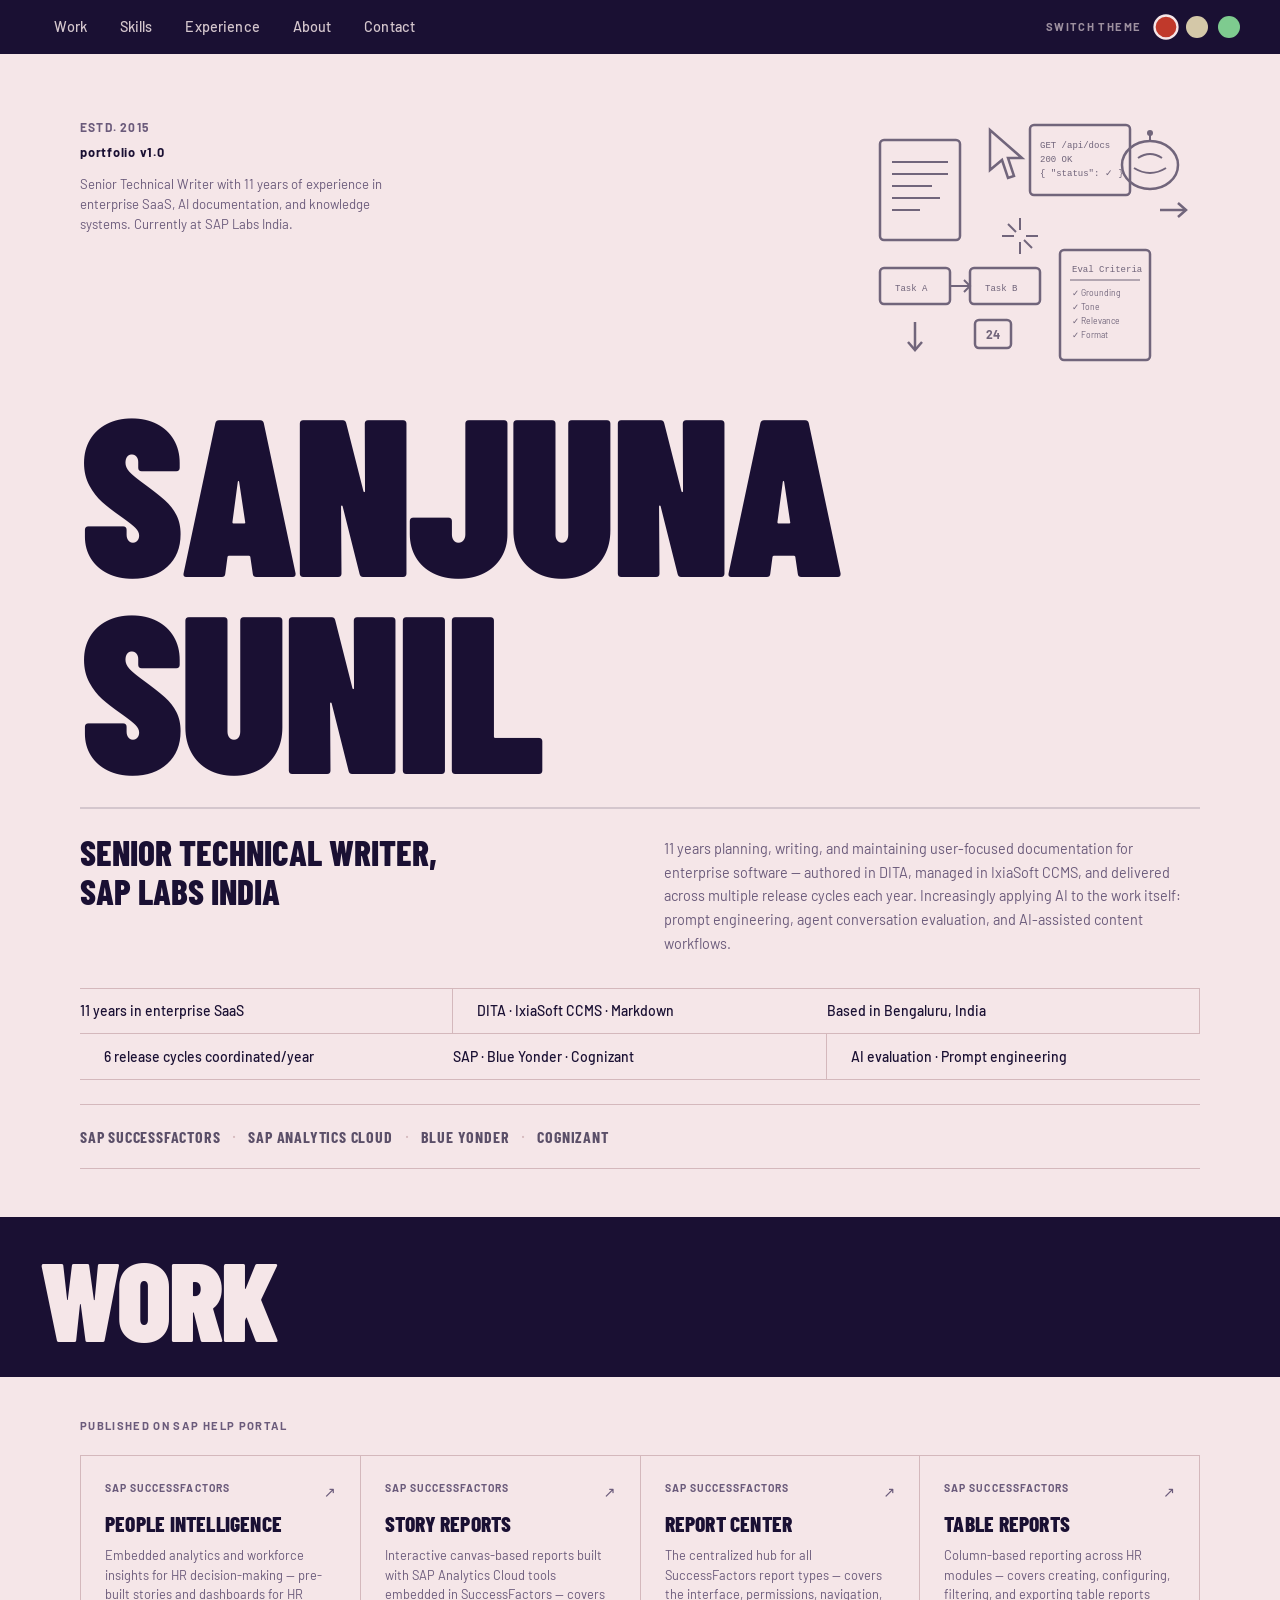
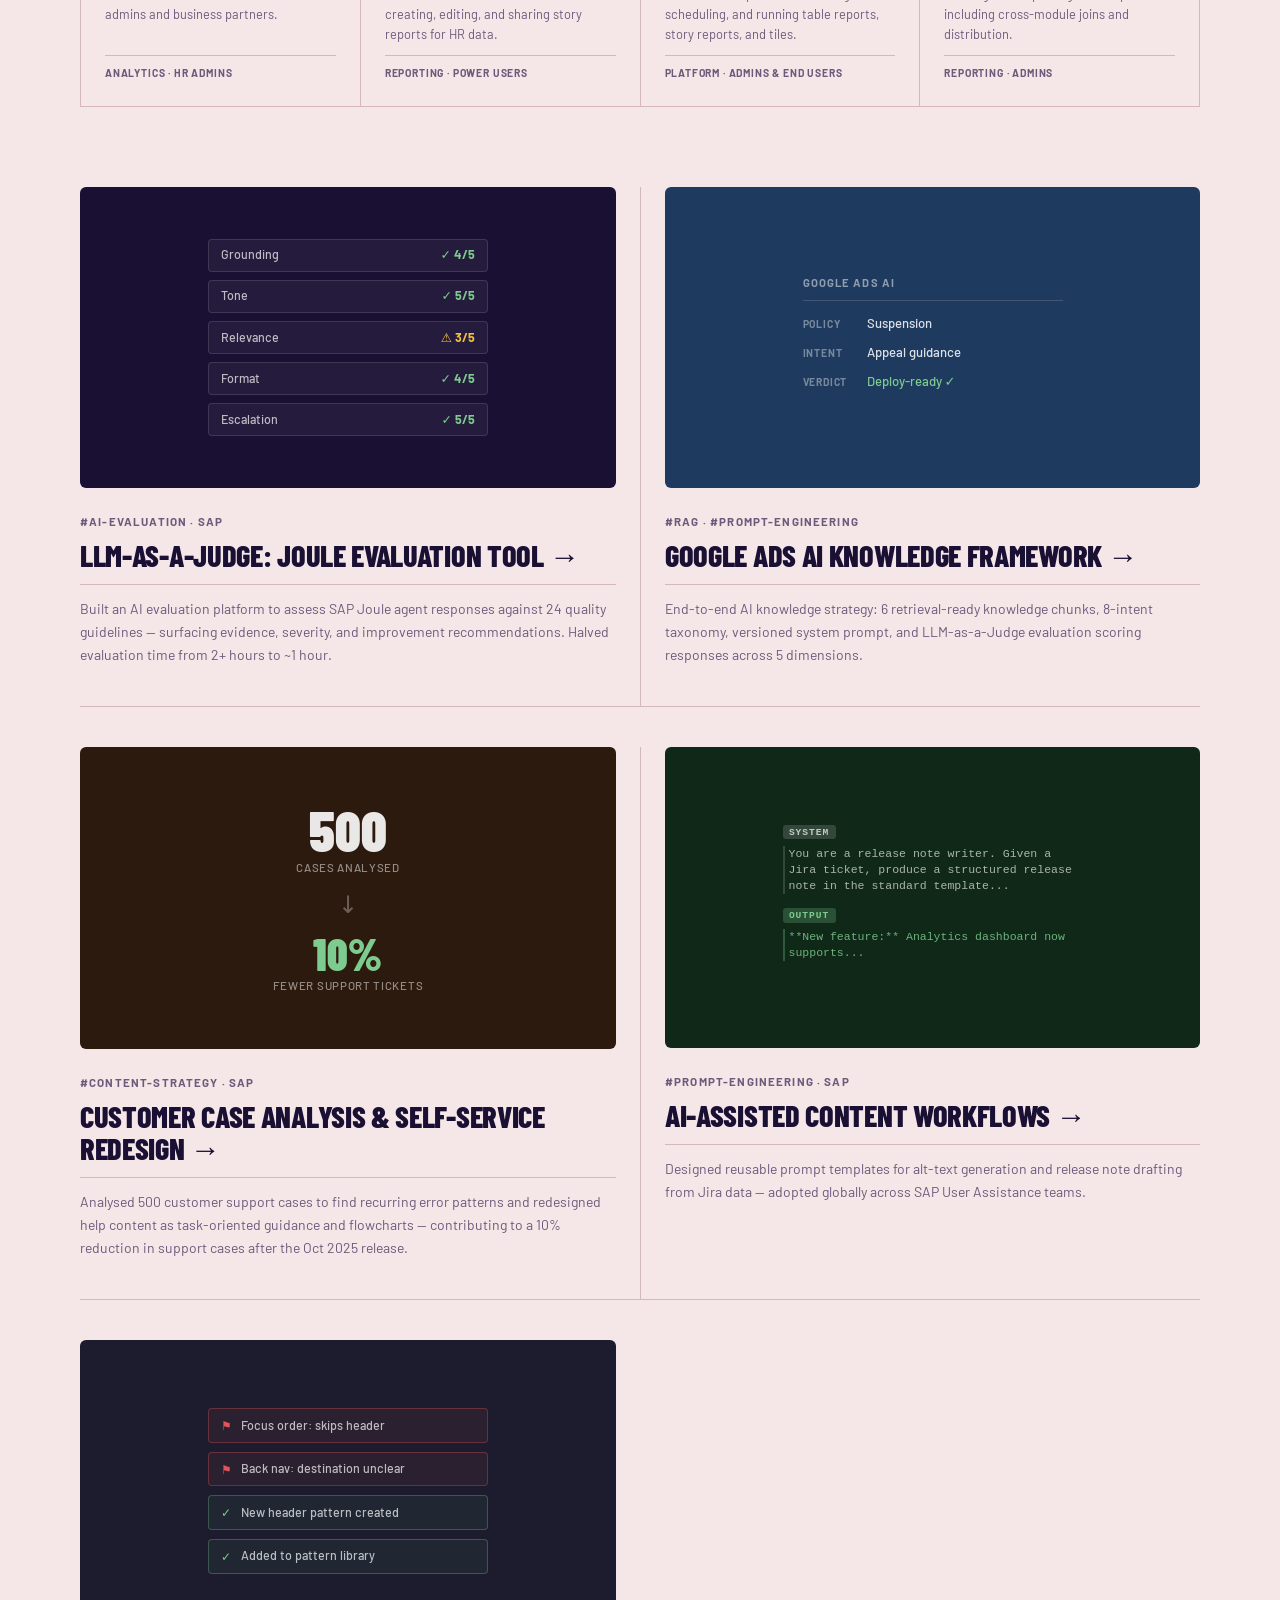
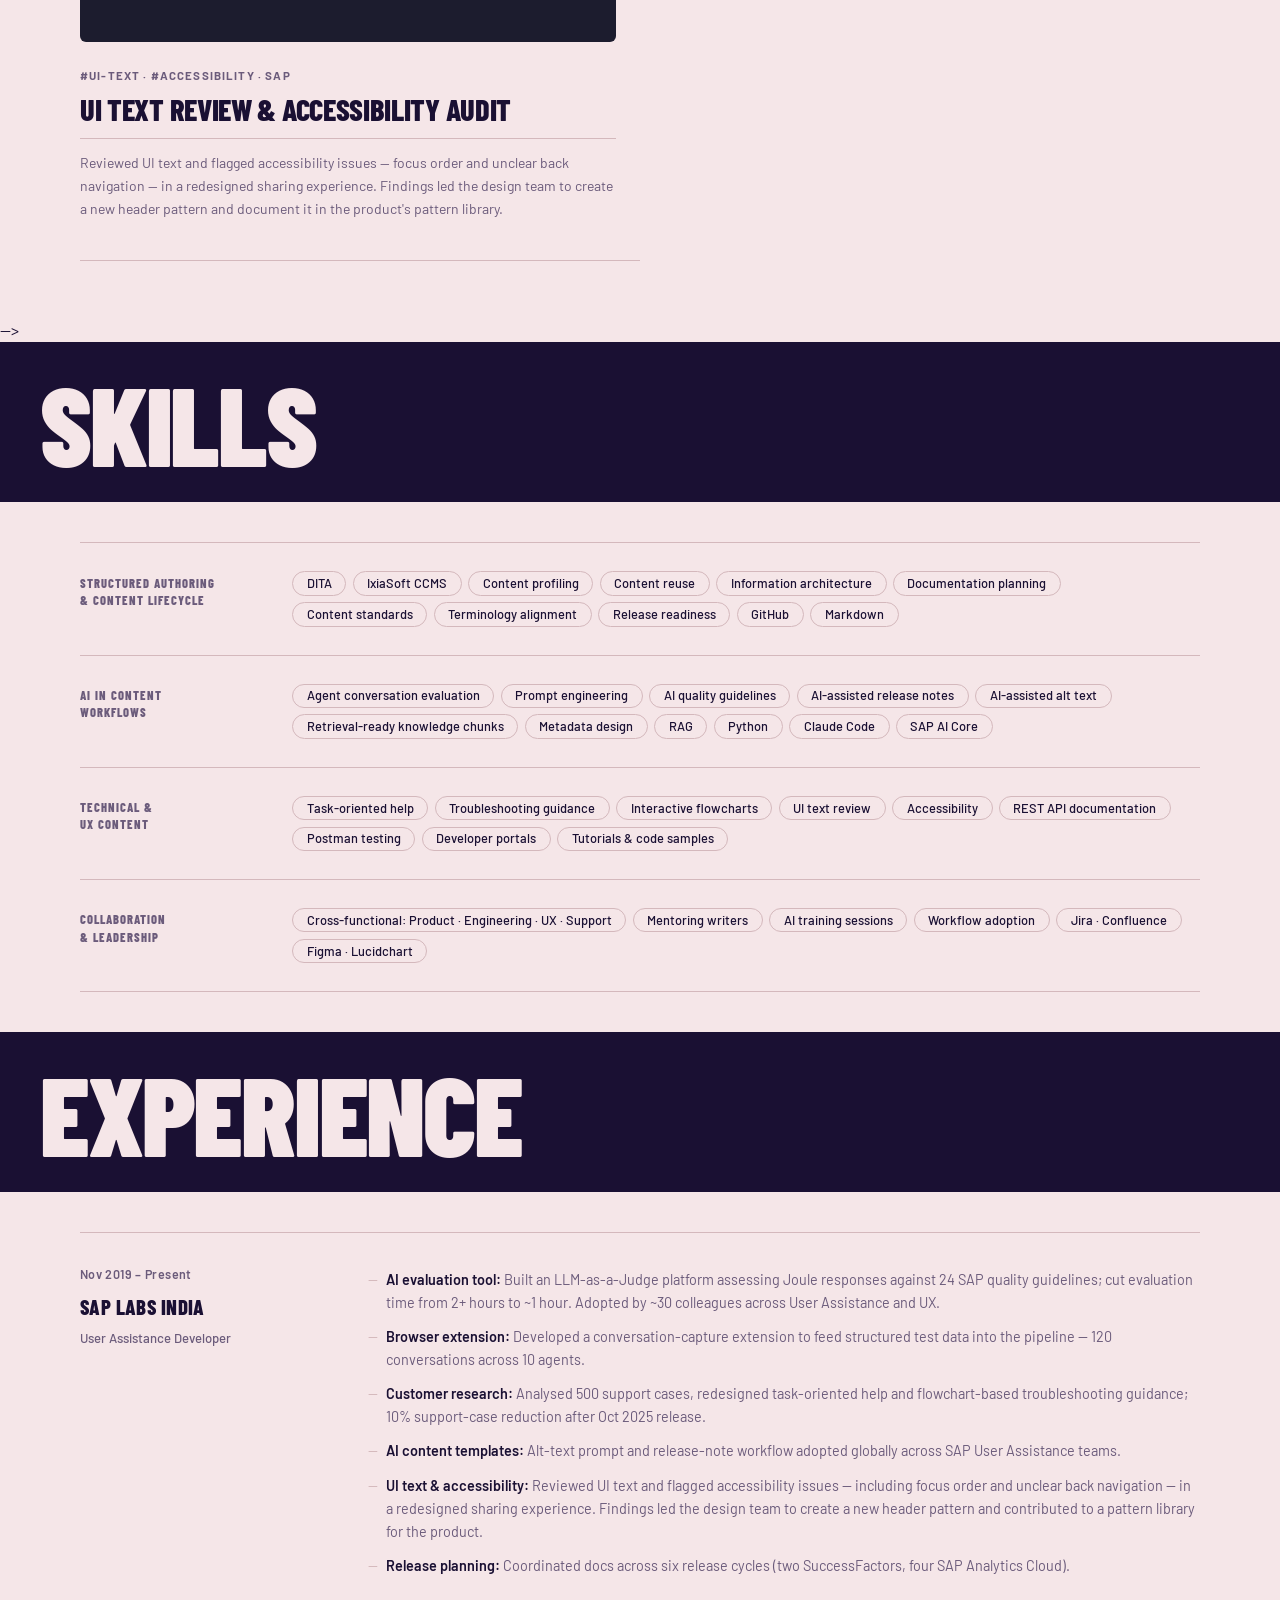
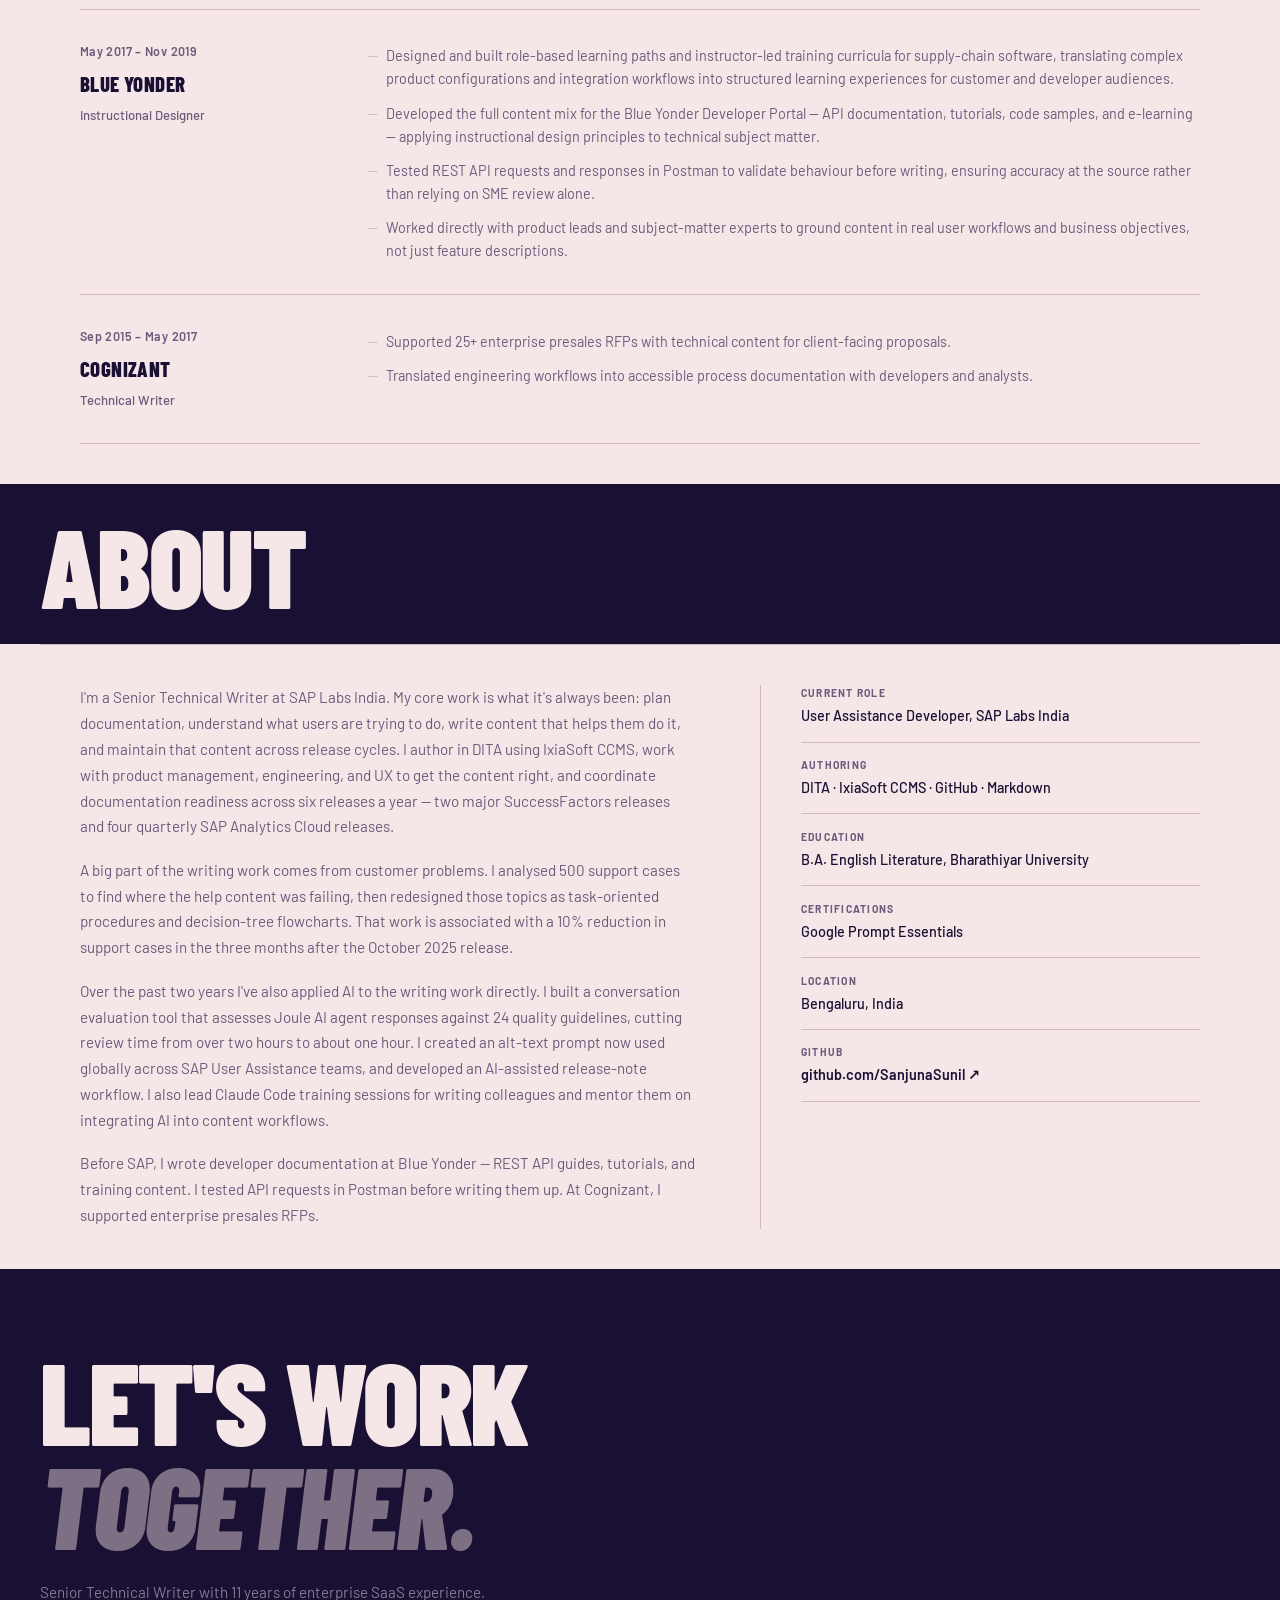
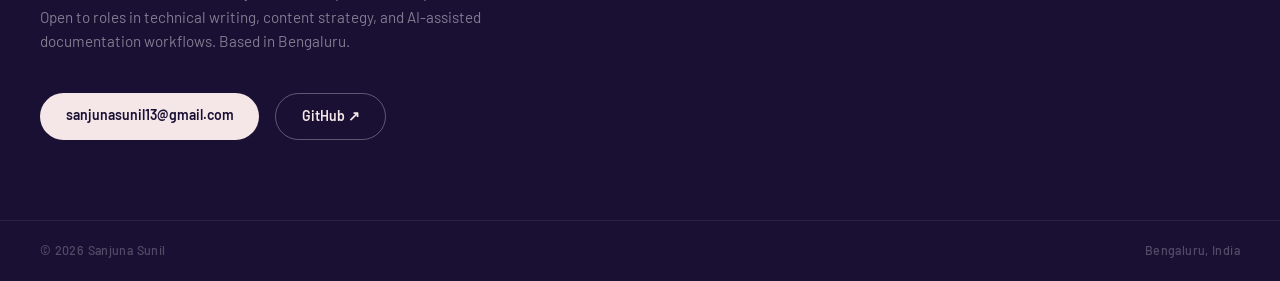
<file: index.html>
<!DOCTYPE html>
<html lang="en" data-theme="pink">
<head>
  <meta charset="UTF-8" />
  <meta name="viewport" content="width=device-width, initial-scale=1.0" />
  <title>Sanjuna Sunil — Senior Technical Writer</title>
  <link rel="preconnect" href="https://fonts.googleapis.com">
  <link rel="preconnect" href="https://fonts.gstatic.com" crossorigin>
  <link href="https://fonts.googleapis.com/css2?family=Barlow+Condensed:wght@700;800;900&family=Barlow:wght@400;500;600;700&display=swap" rel="stylesheet">
  <link rel="stylesheet" href="style.css" />
</head>
<body>

  <!-- ── NAV ── -->
  <nav class="topnav">
    <div class="nav-links">
      <a href="#work">Work</a>
      <a href="#skills">Skills</a>
      <a href="#experience">Experience</a>
      <a href="#about">About</a>
      <a href="#contact">Contact</a>
    </div>
    <div class="theme-switcher">
      <span class="switch-label">SWITCH THEME</span>
      <button class="theme-dot active" data-theme="pink" aria-label="Pink theme"></button>
      <button class="theme-dot" data-theme="sand" aria-label="Sand theme"></button>
      <button class="theme-dot" data-theme="mint" aria-label="Mint theme"></button>
    </div>
  </nav>

  <!-- ── HERO ── -->
  <section class="hero">
    <div class="hero-name-block">
      <div class="hero-meta">
        <span class="hero-estd">Estd. 2015</span>
        <span class="hero-version">portfolio v1.0</span>
        <p class="hero-blurb">Senior Technical Writer with 11 years of experience in enterprise SaaS, AI documentation, and knowledge systems. Currently at SAP Labs India.</p>
      </div>
      <div class="hero-illustration" aria-hidden="true">
        <!-- SVG illustration: docs/writing themed icons -->
        <svg viewBox="0 0 340 280" fill="none" xmlns="http://www.w3.org/2000/svg" class="hero-svg">
          <!-- Document stack -->
          <rect x="20" y="30" width="80" height="100" rx="4" stroke="currentColor" stroke-width="2.5" fill="none"/>
          <line x1="32" y1="52" x2="88" y2="52" stroke="currentColor" stroke-width="2"/>
          <line x1="32" y1="64" x2="88" y2="64" stroke="currentColor" stroke-width="2"/>
          <line x1="32" y1="76" x2="72" y2="76" stroke="currentColor" stroke-width="2"/>
          <line x1="32" y1="88" x2="80" y2="88" stroke="currentColor" stroke-width="2"/>
          <line x1="32" y1="100" x2="60" y2="100" stroke="currentColor" stroke-width="2"/>
          <!-- Cursor / pointer -->
          <path d="M130 20 L130 60 L142 50 L148 68 L154 66 L148 48 L162 48 Z" stroke="currentColor" stroke-width="2.5" fill="none"/>
          <!-- API / code block -->
          <rect x="170" y="15" width="100" height="70" rx="4" stroke="currentColor" stroke-width="2.5" fill="none"/>
          <text x="180" y="38" font-family="monospace" font-size="9" fill="currentColor">GET /api/docs</text>
          <text x="180" y="52" font-family="monospace" font-size="9" fill="currentColor">200 OK</text>
          <text x="180" y="66" font-family="monospace" font-size="9" fill="currentColor">{ "status": ✓ }</text>
          <!-- Brain / LLM -->
          <ellipse cx="290" cy="55" rx="28" ry="24" stroke="currentColor" stroke-width="2.5" fill="none"/>
          <path d="M278 48 Q290 40 302 48" stroke="currentColor" stroke-width="2" fill="none"/>
          <path d="M274 58 Q290 68 306 58" stroke="currentColor" stroke-width="2" fill="none"/>
          <line x1="290" y1="31" x2="290" y2="25" stroke="currentColor" stroke-width="2"/>
          <circle cx="290" cy="23" r="3" fill="currentColor"/>
          <!-- Arrow right -->
          <line x1="300" y1="100" x2="326" y2="100" stroke="currentColor" stroke-width="2.5"/>
          <polyline points="318,93 326,100 318,107" stroke="currentColor" stroke-width="2.5" fill="none"/>
          <!-- Flowchart box -->
          <rect x="20" y="158" width="70" height="36" rx="4" stroke="currentColor" stroke-width="2.5" fill="none"/>
          <text x="35" y="181" font-family="monospace" font-size="9" fill="currentColor">Task A</text>
          <line x1="90" y1="176" x2="110" y2="176" stroke="currentColor" stroke-width="2"/>
          <polyline points="104,170 110,176 104,182" stroke="currentColor" stroke-width="2" fill="none"/>
          <rect x="110" y="158" width="70" height="36" rx="4" stroke="currentColor" stroke-width="2.5" fill="none"/>
          <text x="125" y="181" font-family="monospace" font-size="9" fill="currentColor">Task B</text>
          <!-- Evaluation / checklist -->
          <rect x="200" y="140" width="90" height="110" rx="4" stroke="currentColor" stroke-width="2.5" fill="none"/>
          <text x="212" y="162" font-size="9" fill="currentColor" font-family="monospace">Eval Criteria</text>
          <line x1="210" y1="170" x2="280" y2="170" stroke="currentColor" stroke-width="1"/>
          <text x="212" y="186" font-size="8.5" fill="currentColor">✓ Grounding</text>
          <text x="212" y="200" font-size="8.5" fill="currentColor">✓ Tone</text>
          <text x="212" y="214" font-size="8.5" fill="currentColor">✓ Relevance</text>
          <text x="212" y="228" font-size="8.5" fill="currentColor">✓ Format</text>
          <!-- Sparkle / star -->
          <line x1="160" y1="120" x2="160" y2="108" stroke="currentColor" stroke-width="2"/>
          <line x1="160" y1="132" x2="160" y2="144" stroke="currentColor" stroke-width="2"/>
          <line x1="154" y1="126" x2="142" y2="126" stroke="currentColor" stroke-width="2"/>
          <line x1="166" y1="126" x2="178" y2="126" stroke="currentColor" stroke-width="2"/>
          <line x1="156" y1="122" x2="148" y2="114" stroke="currentColor" stroke-width="2"/>
          <line x1="164" y1="130" x2="172" y2="138" stroke="currentColor" stroke-width="2"/>
          <!-- Number badge -->
          <rect x="115" y="210" width="36" height="28" rx="4" stroke="currentColor" stroke-width="2.5" fill="none"/>
          <text x="126" y="229" font-size="12" font-weight="bold" fill="currentColor">24</text>
          <!-- Down arrow -->
          <line x1="55" y1="212" x2="55" y2="238" stroke="currentColor" stroke-width="2.5"/>
          <polyline points="48,232 55,240 62,232" stroke="currentColor" stroke-width="2.5" fill="none"/>
        </svg>
      </div>
    </div>

    <h1 class="hero-name">
      <span class="name-line">Sanjuna</span>
      <span class="name-line">Sunil</span>
    </h1>

    <div class="hero-divider"></div>

    <div class="hero-tagline-row">
      <h2 class="hero-title">Senior Technical Writer,<br>SAP Labs India</h2>
      <p class="hero-desc">11 years planning, writing, and maintaining user-focused documentation for enterprise software — authored in DITA, managed in IxiaSoft CCMS, and delivered across multiple release cycles each year. Increasingly applying AI to the work itself: prompt engineering, agent conversation evaluation, and AI-assisted content workflows.</p>
    </div>

    <div class="hero-facts">
      <div class="fact-item">
        <span>11 years in enterprise SaaS</span>
      </div>
      <div class="fact-item">
        <span>DITA · IxiaSoft CCMS · Markdown</span>
      </div>
      <div class="fact-item">
        <span>Based in Bengaluru, India</span>
      </div>
      <div class="fact-item">
        <span>6 release cycles coordinated/year</span>
      </div>
      <div class="fact-item">
        <span>SAP · Blue Yonder · Cognizant</span>
      </div>
      <div class="fact-item">
        <span>AI evaluation · Prompt engineering</span>
      </div>
    </div>

    <div class="hero-companies">
      <span class="co-name">SAP SuccessFactors</span>
      <span class="co-sep">·</span>
      <span class="co-name">SAP Analytics Cloud</span>
      <span class="co-sep">·</span>
      <span class="co-name">Blue Yonder</span>
      <span class="co-sep">·</span>
      <span class="co-name">Cognizant</span>
    </div>
  </section>

  <!-- ── WORK HEADER ── -->
  <div class="section-banner" id="work">
    <h2>Work</h2>
  </div>

  <!-- ── PUBLISHED GUIDES ── -->
  <section class="published-section">
    <p class="pub-eyebrow">Published on SAP Help Portal</p>
    <div class="pub-grid">

      <a class="pub-card" href="https://help.sap.com/docs/people-intelligence/people-intelligence/people-intelligence" target="_blank">
        <div class="pub-card-top">
          <span class="pub-product">SAP SuccessFactors</span>
          <span class="pub-arrow">↗</span>
        </div>
        <h3 class="pub-title">People Intelligence</h3>
        <p class="pub-desc">Embedded analytics and workforce insights for HR decision-making — pre-built stories and dashboards for HR admins and business partners.</p>
        <div class="pub-rule"></div>
        <span class="pub-tag">Analytics · HR Admins</span>
      </a>

      <a class="pub-card" href="https://help.sap.com/docs/successfactors-platform/story-reports/story-reports" target="_blank">
        <div class="pub-card-top">
          <span class="pub-product">SAP SuccessFactors</span>
          <span class="pub-arrow">↗</span>
        </div>
        <h3 class="pub-title">Story Reports</h3>
        <p class="pub-desc">Interactive canvas-based reports built with SAP Analytics Cloud tools embedded in SuccessFactors — covers creating, editing, and sharing story reports for HR data.</p>
        <div class="pub-rule"></div>
        <span class="pub-tag">Reporting · Power Users</span>
      </a>

      <a class="pub-card" href="https://help.sap.com/docs/successfactors-platform/report-center/overview-of-report-center" target="_blank">
        <div class="pub-card-top">
          <span class="pub-product">SAP SuccessFactors</span>
          <span class="pub-arrow">↗</span>
        </div>
        <h3 class="pub-title">Report Center</h3>
        <p class="pub-desc">The centralized hub for all SuccessFactors report types — covers the interface, permissions, navigation, scheduling, and running table reports, story reports, and tiles.</p>
        <div class="pub-rule"></div>
        <span class="pub-tag">Platform · Admins &amp; End Users</span>
      </a>

      <a class="pub-card" href="https://help.sap.com/docs/successfactors-platform/other-reports/table-reports" target="_blank">
        <div class="pub-card-top">
          <span class="pub-product">SAP SuccessFactors</span>
          <span class="pub-arrow">↗</span>
        </div>
        <h3 class="pub-title">Table Reports</h3>
        <p class="pub-desc">Column-based reporting across HR modules — covers creating, configuring, filtering, and exporting table reports including cross-module joins and distribution.</p>
        <div class="pub-rule"></div>
        <span class="pub-tag">Reporting · Admins</span>
      </a>

    </div>
  </section>

  <!-- ── WORK CARDS ── -->
  <section class="work-grid">

    <article class="work-card" onclick="location.href='work/joule-eval.html'" style="cursor:pointer">
      <div class="work-img work-img--joule" aria-label="LLM Evaluation Tool illustration">
        <div class="work-img-inner">
          <div class="eval-mockup">
            <div class="eval-bar"><span class="eval-label">Grounding</span><span class="eval-score eval-pass">✓ 4/5</span></div>
            <div class="eval-bar"><span class="eval-label">Tone</span><span class="eval-score eval-pass">✓ 5/5</span></div>
            <div class="eval-bar"><span class="eval-label">Relevance</span><span class="eval-score eval-warn">⚠ 3/5</span></div>
            <div class="eval-bar"><span class="eval-label">Format</span><span class="eval-score eval-pass">✓ 4/5</span></div>
            <div class="eval-bar"><span class="eval-label">Escalation</span><span class="eval-score eval-pass">✓ 5/5</span></div>
          </div>
        </div>
      </div>
      <div class="work-card-body">
        <p class="work-tags">#AI-EVALUATION · SAP</p>
        <h3 class="work-title"><a href="work/joule-eval.html">LLM-as-a-Judge: Joule Evaluation Tool <span class="arrow">→</span></a></h3>
        <div class="work-rule"></div>
        <p class="work-desc">Built an AI evaluation platform to assess SAP Joule agent responses against 24 quality guidelines — surfacing evidence, severity, and improvement recommendations. Halved evaluation time from 2+ hours to ~1 hour.</p>
      </div>
    </article>

    <article class="work-card" onclick="location.href='work/google-ads.html'" style="cursor:pointer">
      <div class="work-img work-img--ads" aria-label="Google Ads AI project illustration">
        <div class="work-img-inner">
          <div class="ads-mockup">
            <div class="ads-header">Google Ads AI</div>
            <div class="ads-row"><span class="ads-tag">Policy</span><span class="ads-val">Suspension</span></div>
            <div class="ads-row"><span class="ads-tag">Intent</span><span class="ads-val">Appeal guidance</span></div>
            <div class="ads-row"><span class="ads-tag">Verdict</span><span class="ads-val ads-green">Deploy-ready ✓</span></div>
          </div>
        </div>
      </div>
      <div class="work-card-body">
        <p class="work-tags">#RAG · #PROMPT-ENGINEERING</p>
        <h3 class="work-title"><a href="work/google-ads.html">Google Ads AI Knowledge Framework <span class="arrow">→</span></a></h3>
        <div class="work-rule"></div>
        <p class="work-desc">End-to-end AI knowledge strategy: 6 retrieval-ready knowledge chunks, 8-intent taxonomy, versioned system prompt, and LLM-as-a-Judge evaluation scoring responses across 5 dimensions.</p>
      </div>
    </article>

    <article class="work-card" onclick="location.href='work/case-reduction.html'" style="cursor:pointer">
      <div class="work-img work-img--cases" aria-label="Customer case analysis illustration">
        <div class="work-img-inner">
          <div class="cases-mockup">
            <div class="cases-stat"><span class="cases-num">500</span><span class="cases-lbl">cases analysed</span></div>
            <div class="cases-arrow">↓</div>
            <div class="cases-stat cases-stat--result"><span class="cases-num cases-num--sm">10%</span><span class="cases-lbl">fewer support tickets</span></div>
          </div>
        </div>
      </div>
      <div class="work-card-body">
        <p class="work-tags">#CONTENT-STRATEGY · SAP</p>
        <h3 class="work-title"><a href="work/case-reduction.html">Customer Case Analysis &amp; Self-Service Redesign <span class="arrow">→</span></a></h3>
        <div class="work-rule"></div>
        <p class="work-desc">Analysed 500 customer support cases to find recurring error patterns and redesigned help content as task-oriented guidance and flowcharts — contributing to a 10% reduction in support cases after the Oct 2025 release.</p>
      </div>
    </article>

    <article class="work-card" onclick="location.href='work/ai-content-workflows.html'" style="cursor:pointer">
      <div class="work-img work-img--prompt" aria-label="AI-assisted content workflows illustration">
        <div class="work-img-inner">
          <div class="prompt-mockup">
            <div class="prompt-line"><span class="prompt-label">SYSTEM</span></div>
            <div class="prompt-text">You are a release note writer. Given a Jira ticket, produce a structured release note in the standard template...</div>
            <div class="prompt-line prompt-line--out"><span class="prompt-label prompt-label--out">OUTPUT</span></div>
            <div class="prompt-text prompt-text--out">**New feature:** Analytics dashboard now supports...</div>
          </div>
        </div>
      </div>
      <div class="work-card-body">
        <p class="work-tags">#PROMPT-ENGINEERING · SAP</p>
        <h3 class="work-title"><a href="work/ai-content-workflows.html">AI-Assisted Content Workflows <span class="arrow">→</span></a></h3>
        <div class="work-rule"></div>
        <p class="work-desc">Designed reusable prompt templates for alt-text generation and release note drafting from Jira data — adopted globally across SAP User Assistance teams.</p>
      </div>
    </article>

    <article class="work-card" onclick="location.href='work/ui-text-audit.html'" style="cursor:pointer">
      <div class="work-img work-img--uitext" aria-label="UI text and accessibility review illustration">
        <div class="work-img-inner">
          <div class="uitext-mockup">
            <div class="uitext-row uitext-row--flag">
              <span class="uitext-icon">⚑</span>
              <span class="uitext-label">Focus order: skips header</span>
            </div>
            <div class="uitext-row uitext-row--flag">
              <span class="uitext-icon">⚑</span>
              <span class="uitext-label">Back nav: destination unclear</span>
            </div>
            <div class="uitext-row uitext-row--out">
              <span class="uitext-icon uitext-icon--pass">✓</span>
              <span class="uitext-label">New header pattern created</span>
            </div>
            <div class="uitext-row uitext-row--out">
              <span class="uitext-icon uitext-icon--pass">✓</span>
              <span class="uitext-label">Added to pattern library</span>
            </div>
          </div>
        </div>
      </div>
      <div class="work-card-body">
        <p class="work-tags">#UI-TEXT · #ACCESSIBILITY · SAP</p>
        <h3 class="work-title">UI Text Review &amp; Accessibility Audit</h3>
        <div class="work-rule"></div>
        <p class="work-desc">Reviewed UI text and flagged accessibility issues — focus order and unclear back navigation — in a redesigned sharing experience. Findings led the design team to create a new header pattern and document it in the product's pattern library.</p>
      </div>
    </article>

  </section> -->
  <div class="section-banner" id="skills">
    <h2>Skills</h2>
  </div>

  <!-- ── SKILLS ── -->
  <section class="skills-section">
    <div class="skills-new">

      <div class="skill-row">
        <div class="skill-row-label">Structured authoring<br>&amp; content lifecycle</div>
        <div class="skill-tags">
          <span>DITA</span>
          <span>IxiaSoft CCMS</span>
          <span>Content profiling</span>
          <span>Content reuse</span>
          <span>Information architecture</span>
          <span>Documentation planning</span>
          <span>Content standards</span>
          <span>Terminology alignment</span>
          <span>Release readiness</span>
          <span>GitHub</span>
          <span>Markdown</span>
        </div>
      </div>

      <div class="skill-row">
        <div class="skill-row-label">AI in content<br>workflows</div>
        <div class="skill-tags">
          <span>Agent conversation evaluation</span>
          <span>Prompt engineering</span>
          <span>AI quality guidelines</span>
          <span>AI-assisted release notes</span>
          <span>AI-assisted alt text</span>
          <span>Retrieval-ready knowledge chunks</span>
          <span>Metadata design</span>
          <span>RAG</span>
          <span>Python</span>
          <span>Claude Code</span>
          <span>SAP AI Core</span>
        </div>
      </div>

      <div class="skill-row">
        <div class="skill-row-label">Technical &amp;<br>UX content</div>
        <div class="skill-tags">
          <span>Task-oriented help</span>
          <span>Troubleshooting guidance</span>
          <span>Interactive flowcharts</span>
          <span>UI text review</span>
          <span>Accessibility</span>
          <span>REST API documentation</span>
          <span>Postman testing</span>
          <span>Developer portals</span>
          <span>Tutorials &amp; code samples</span>
        </div>
      </div>

      <div class="skill-row">
        <div class="skill-row-label">Collaboration<br>&amp; leadership</div>
        <div class="skill-tags">
          <span>Cross-functional: Product · Engineering · UX · Support</span>
          <span>Mentoring writers</span>
          <span>AI training sessions</span>
          <span>Workflow adoption</span>
          <span>Jira · Confluence</span>
          <span>Figma · Lucidchart</span>
        </div>
      </div>

    </div>
  </section>

  <!-- ── EXPERIENCE BANNER ── -->
  <div class="section-banner" id="experience">
    <h2>Experience</h2>
  </div>

  <!-- ── EXPERIENCE ── -->
  <section class="exp-section">

    <div class="exp-entry">
      <div class="exp-aside">
        <span class="exp-period">Nov 2019 – Present</span>
        <span class="exp-company">SAP Labs India</span>
        <span class="exp-role">User Assistance Developer</span>
      </div>
      <ul class="exp-list">
        <li><strong>AI evaluation tool:</strong> Built an LLM-as-a-Judge platform assessing Joule responses against 24 SAP quality guidelines; cut evaluation time from 2+ hours to ~1 hour. Adopted by ~30 colleagues across User Assistance and UX.</li>
        <li><strong>Browser extension:</strong> Developed a conversation-capture extension to feed structured test data into the pipeline — 120 conversations across 10 agents.</li>
        <li><strong>Customer research:</strong> Analysed 500 support cases, redesigned task-oriented help and flowchart-based troubleshooting guidance; 10% support-case reduction after Oct 2025 release.</li>
        <li><strong>AI content templates:</strong> Alt-text prompt and release-note workflow adopted globally across SAP User Assistance teams.</li>
        <li><strong>UI text &amp; accessibility:</strong> Reviewed UI text and flagged accessibility issues — including focus order and unclear back navigation — in a redesigned sharing experience. Findings led the design team to create a new header pattern and contributed to a pattern library for the product.</li>
        <li><strong>Release planning:</strong> Coordinated docs across six release cycles (two SuccessFactors, four SAP Analytics Cloud).</li>
      </ul>
    </div>

    <div class="exp-entry">
      <div class="exp-aside">
        <span class="exp-period">May 2017 – Nov 2019</span>
        <span class="exp-company">Blue Yonder</span>
        <span class="exp-role">Instructional Designer</span>
      </div>
      <ul class="exp-list">
        <li>Designed and built role-based learning paths and instructor-led training curricula for supply-chain software, translating complex product configurations and integration workflows into structured learning experiences for customer and developer audiences.</li>
        <li>Developed the full content mix for the Blue Yonder Developer Portal — API documentation, tutorials, code samples, and e-learning — applying instructional design principles to technical subject matter.</li>
        <li>Tested REST API requests and responses in Postman to validate behaviour before writing, ensuring accuracy at the source rather than relying on SME review alone.</li>
        <li>Worked directly with product leads and subject-matter experts to ground content in real user workflows and business objectives, not just feature descriptions.</li>
      </ul>
    </div>

    <div class="exp-entry">
      <div class="exp-aside">
        <span class="exp-period">Sep 2015 – May 2017</span>
        <span class="exp-company">Cognizant</span>
        <span class="exp-role">Technical Writer</span>
      </div>
      <ul class="exp-list">
        <li>Supported 25+ enterprise presales RFPs with technical content for client-facing proposals.</li>
        <li>Translated engineering workflows into accessible process documentation with developers and analysts.</li>
      </ul>
    </div>

  </section>

  <!-- ── ABOUT BANNER ── -->
  <div class="section-banner" id="about">
    <h2>About</h2>
  </div>

  <!-- ── ABOUT ── -->
  <section class="about-section">
    <div class="about-left">
      <p>I'm a Senior Technical Writer at SAP Labs India. My core work is what it's always been: plan documentation, understand what users are trying to do, write content that helps them do it, and maintain that content across release cycles. I author in DITA using IxiaSoft CCMS, work with product management, engineering, and UX to get the content right, and coordinate documentation readiness across six releases a year — two major SuccessFactors releases and four quarterly SAP Analytics Cloud releases.</p>
      <p>A big part of the writing work comes from customer problems. I analysed 500 support cases to find where the help content was failing, then redesigned those topics as task-oriented procedures and decision-tree flowcharts. That work is associated with a 10% reduction in support cases in the three months after the October 2025 release.</p>
      <p>Over the past two years I've also applied AI to the writing work directly. I built a conversation evaluation tool that assesses Joule AI agent responses against 24 quality guidelines, cutting review time from over two hours to about one hour. I created an alt-text prompt now used globally across SAP User Assistance teams, and developed an AI-assisted release-note workflow. I also lead Claude Code training sessions for writing colleagues and mentor them on integrating AI into content workflows.</p>
      <p>Before SAP, I wrote developer documentation at Blue Yonder — REST API guides, tutorials, and training content. I tested API requests in Postman before writing them up. At Cognizant, I supported enterprise presales RFPs.</p>
    </div>
    <div class="about-right">
      <div class="about-fact">
        <span class="af-label">Current role</span>
        <span class="af-val">User Assistance Developer, SAP Labs India</span>
      </div>
      <div class="about-fact">
        <span class="af-label">Authoring</span>
        <span class="af-val">DITA · IxiaSoft CCMS · GitHub · Markdown</span>
      </div>
      <div class="about-fact">
        <span class="af-label">Education</span>
        <span class="af-val">B.A. English Literature, Bharathiyar University</span>
      </div>
      <div class="about-fact">
        <span class="af-label">Certifications</span>
        <span class="af-val">Google Prompt Essentials</span>
      </div>
      <div class="about-fact">
        <span class="af-label">Location</span>
        <span class="af-val">Bengaluru, India</span>
      </div>
      <div class="about-fact">
        <span class="af-label">GitHub</span>
        <span class="af-val"><a href="https://github.com/SanjunaSunil" target="_blank">github.com/SanjunaSunil ↗</a></span>
      </div>
    </div>
  </section>

  <!-- ── CONTACT ── -->
  <section class="contact-section" id="contact">
    <div class="contact-inner">
      <h2 class="contact-heading">Let's work<br><em>together.</em></h2>
      <p class="contact-sub">Senior Technical Writer with 11 years of enterprise SaaS experience. Open to roles in technical writing, content strategy, and AI-assisted documentation workflows. Based in Bengaluru.</p>
      <div class="contact-links">
        <a href="mailto:sanjunasunil13@gmail.com" class="contact-btn">sanjunasunil13@gmail.com</a>
        <a href="https://github.com/SanjunaSunil" class="contact-btn contact-btn--ghost" target="_blank">GitHub ↗</a>
      </div>
    </div>
  </section>

  <footer class="site-footer">
    <span>© 2026 Sanjuna Sunil</span>
    <span>Bengaluru, India</span>
  </footer>

  <button class="scroll-top" id="scrollTop" aria-label="Back to top">↑</button>

  <script>
    // Theme switcher
    const dots = document.querySelectorAll('.theme-dot');
    dots.forEach(dot => {
      dot.addEventListener('click', () => {
        document.documentElement.setAttribute('data-theme', dot.dataset.theme);
        dots.forEach(d => d.classList.remove('active'));
        dot.classList.add('active');
      });
    });

    // Scroll-to-top button
    const scrollBtn = document.getElementById('scrollTop');
    window.addEventListener('scroll', () => {
      scrollBtn.classList.toggle('visible', window.scrollY > 400);
    });
    scrollBtn.addEventListener('click', () => window.scrollTo({ top: 0, behavior: 'smooth' }));
  </script>

</body>
</html>
</file>
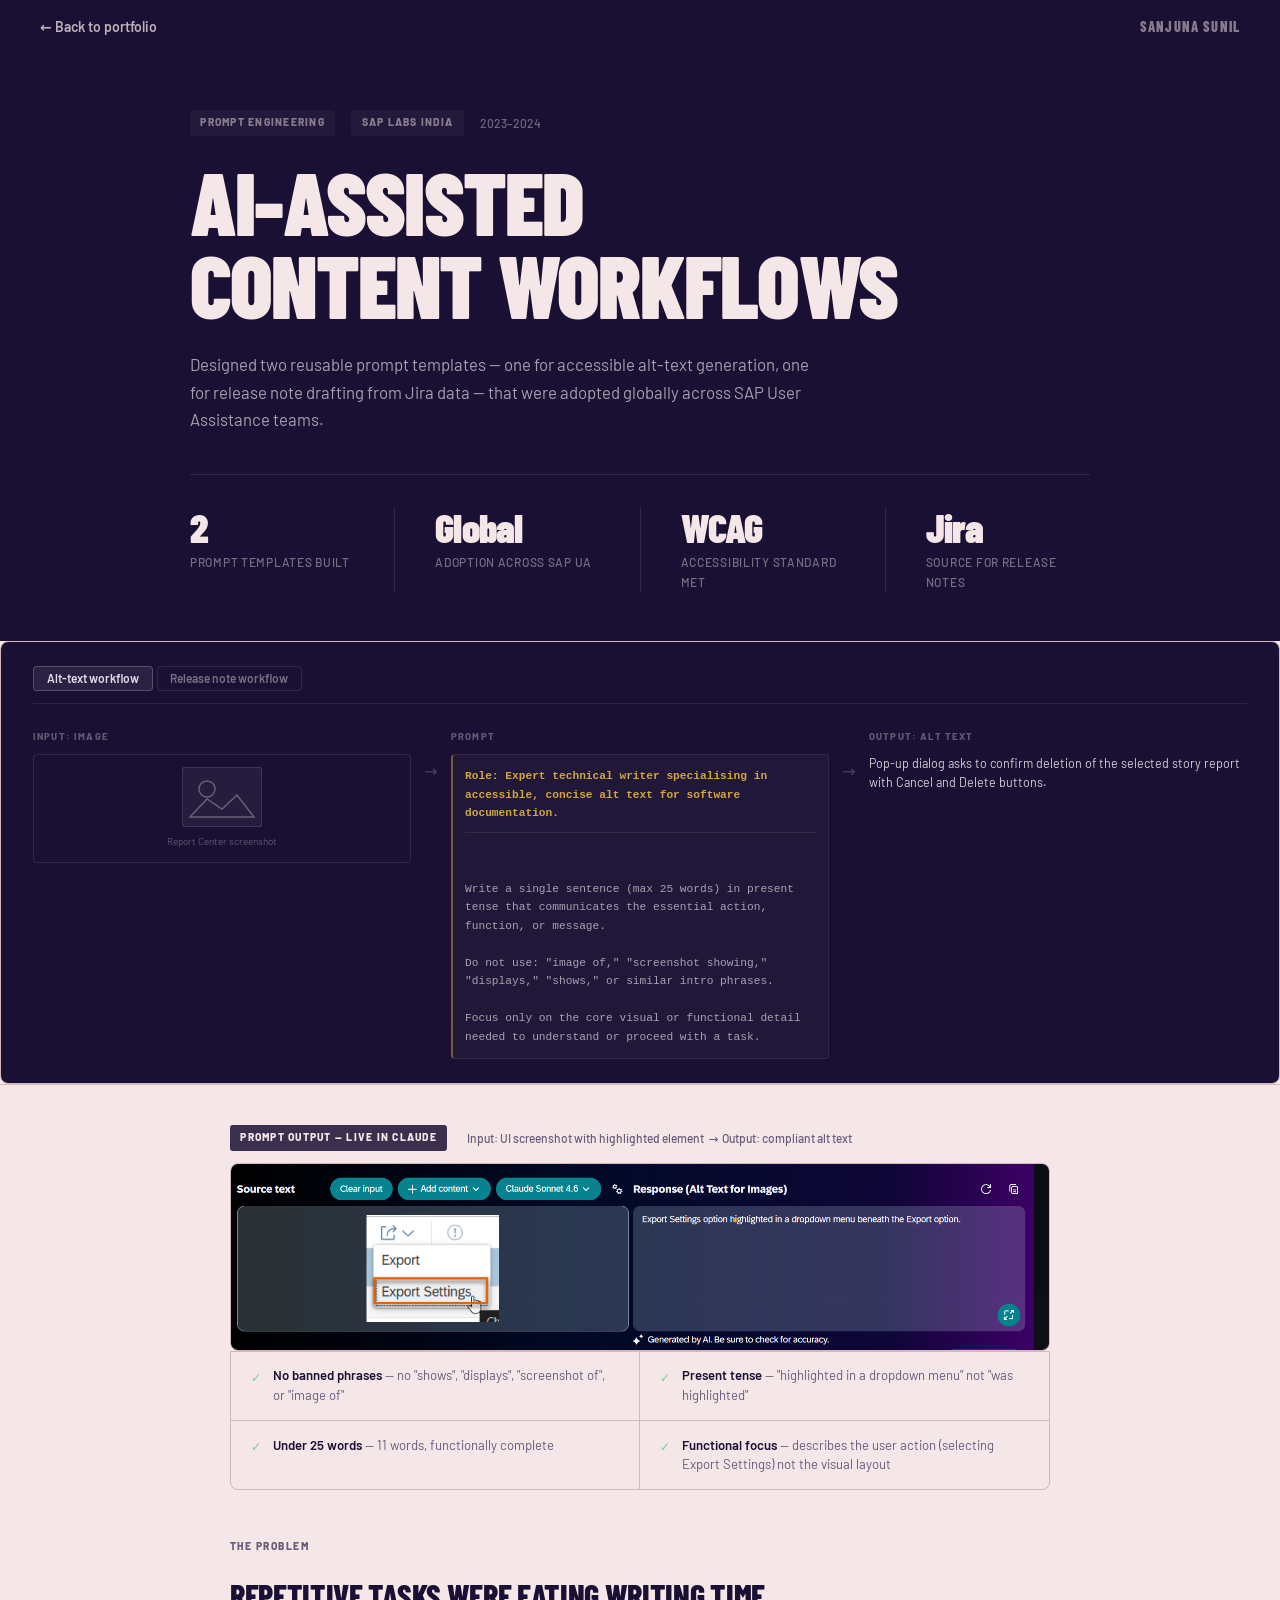
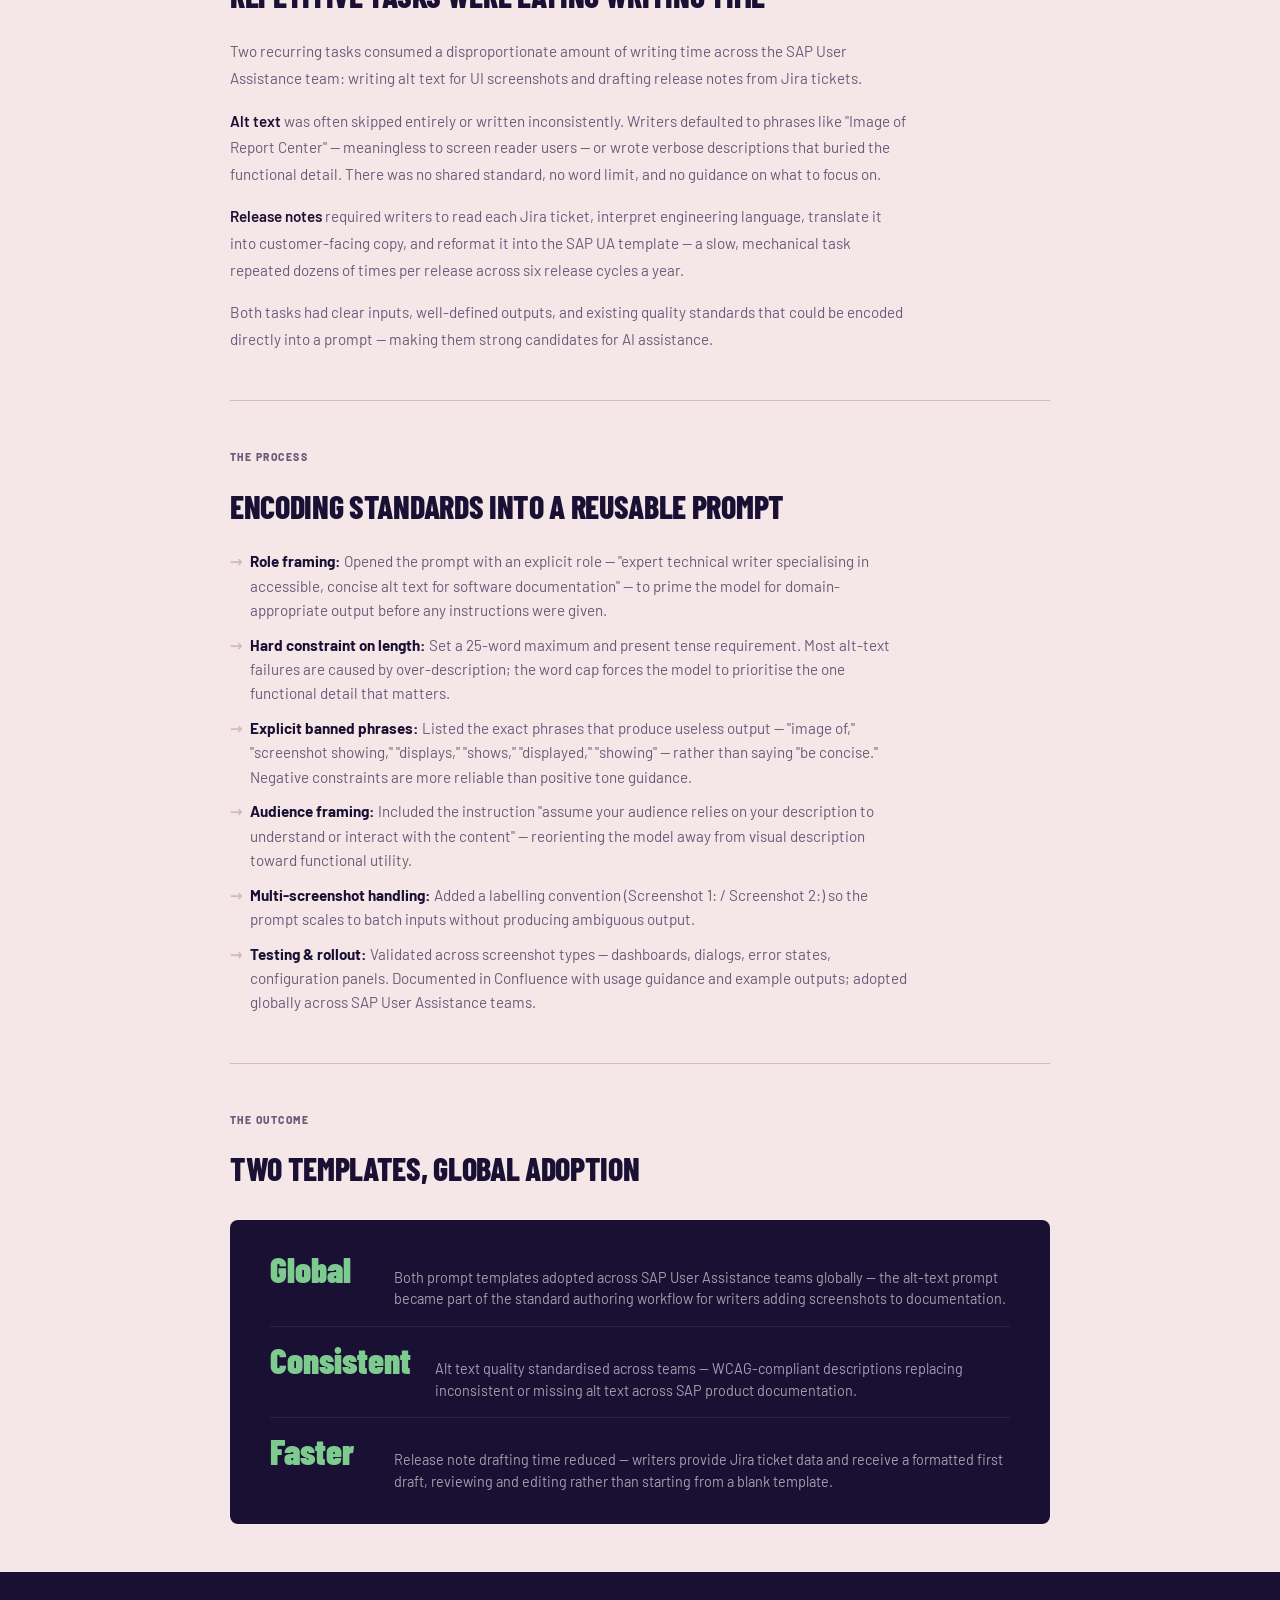
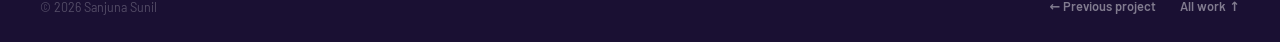
<file: work/ai-content-workflows.html>
<!DOCTYPE html>
<html lang="en">
<head>
  <meta charset="UTF-8" />
  <meta name="viewport" content="width=device-width, initial-scale=1.0" />
  <title>AI-Assisted Content Workflows — Sanjuna Sunil</title>
  <link rel="preconnect" href="https://fonts.googleapis.com">
  <link rel="preconnect" href="https://fonts.gstatic.com" crossorigin>
  <link href="https://fonts.googleapis.com/css2?family=Barlow+Condensed:wght@700;800;900&family=Barlow:wght@400;500;600;700&display=swap" rel="stylesheet">
  <link rel="stylesheet" href="case-study.css" />
</head>
<body>

  <nav class="topnav">
    <a href="../index.html" class="nav-back">← Back to portfolio</a>
    <span class="nav-title">Sanjuna Sunil</span>
  </nav>

  <!-- HERO -->
  <section class="case-hero">
    <div class="case-hero-inner">
      <div class="case-meta">
        <span class="case-tag">Prompt Engineering</span>
        <span class="case-tag">SAP Labs India</span>
        <span class="case-year">2023–2024</span>
      </div>
      <h1 class="case-title">AI-Assisted<br>Content Workflows</h1>
      <p class="case-summary">Designed two reusable prompt templates — one for accessible alt-text generation, one for release note drafting from Jira data — that were adopted globally across SAP User Assistance teams.</p>
    </div>

    <div class="case-stats">
      <div class="case-stat">
        <span class="stat-num">2</span>
        <span class="stat-label">Prompt templates built</span>
      </div>
      <div class="case-stat">
        <span class="stat-num">Global</span>
        <span class="stat-label">Adoption across SAP UA</span>
      </div>
      <div class="case-stat">
        <span class="stat-num">WCAG</span>
        <span class="stat-label">Accessibility standard met</span>
      </div>
      <div class="case-stat">
        <span class="stat-num">Jira</span>
        <span class="stat-label">Source for release notes</span>
      </div>
    </div>
  </section>

  <!-- ANIMATED VISUAL -->
  <div class="case-visual">
    <div class="visual-frame">
      <div class="workflow-animation">
        <div class="wf-tabs">
          <button class="wf-tab active" id="tab1" onclick="switchTab(1)">Alt-text workflow</button>
          <button class="wf-tab" id="tab2" onclick="switchTab(2)">Release note workflow</button>
        </div>

        <!-- Tab 1: Alt-text -->
        <div class="wf-panel" id="panel1">
          <div class="wf-col">
            <div class="wf-col-label">Input: Image</div>
            <div class="wf-image-mock">
              <div class="wf-img-placeholder">
                <svg viewBox="0 0 80 60" fill="none" xmlns="http://www.w3.org/2000/svg" width="80">
                  <rect width="80" height="60" rx="4" fill="rgba(255,255,255,0.05)" stroke="rgba(255,255,255,0.15)" stroke-width="1.5"/>
                  <circle cx="25" cy="22" r="8" stroke="rgba(255,255,255,0.3)" stroke-width="1.5" fill="none"/>
                  <path d="M8 50 L25 32 L40 42 L55 28 L72 50 Z" stroke="rgba(255,255,255,0.3)" stroke-width="1.5" fill="none"/>
                </svg>
                <span class="wf-img-caption">Report Center screenshot</span>
              </div>
            </div>
          </div>
          <div class="wf-col-arrow">→</div>
          <div class="wf-col">
            <div class="wf-col-label">Prompt</div>
            <div class="wf-prompt-block">
              <div class="wf-prompt-line"><span class="wf-role-line">Role: Expert technical writer specialising in accessible, concise alt text for software documentation.</span>

Write a single sentence (max 25 words) in present tense that communicates the essential action, function, or message.

Do not use: "image of," "screenshot showing," "displays," "shows," or similar intro phrases.

Focus only on the core visual or functional detail needed to understand or proceed with a task.</div>
            </div>
          </div>
          <div class="wf-col-arrow">→</div>
          <div class="wf-col">
            <div class="wf-col-label">Output: Alt text</div>
            <div class="wf-output-block">
              <div class="wf-output-text wf-typing" id="altOutput">Pop-up dialog asks to confirm deletion of the selected story report with Cancel and Delete buttons.</div>
            </div>
          </div>
        </div>

        <!-- Tab 2: Release note -->
        <div class="wf-panel wf-panel--hidden" id="panel2">
          <div class="wf-col">
            <div class="wf-col-label">Input: Jira ticket</div>
            <div class="wf-jira-block">
              <div class="wf-jira-row"><span class="wf-jira-key">SF-48201</span></div>
              <div class="wf-jira-row"><span class="wf-jira-label">Summary</span><span class="wf-jira-val">Add export to XLSX option in Report Center</span></div>
              <div class="wf-jira-row"><span class="wf-jira-label">Type</span><span class="wf-jira-val">Enhancement</span></div>
              <div class="wf-jira-row"><span class="wf-jira-label">Affects</span><span class="wf-jira-val">Report Center · All customers</span></div>
            </div>
          </div>
          <div class="wf-col-arrow">→</div>
          <div class="wf-col">
            <div class="wf-col-label">Prompt</div>
            <div class="wf-prompt-block">
              <div class="wf-prompt-line">Write a release note using the standard SAP UA template. Use the Jira data provided. Tone: factual, customer-facing. Format: one-sentence what's new, one-sentence benefit, one-sentence how to access.</div>
            </div>
          </div>
          <div class="wf-col-arrow">→</div>
          <div class="wf-col">
            <div class="wf-col-label">Output: Release note</div>
            <div class="wf-output-block">
              <div class="wf-output-text"><strong>Export Reports to XLSX</strong><br><br>You can now export reports from Report Center directly to Microsoft Excel format (.xlsx). This makes it easier to work with report data in external tools. To export, open any report and choose Export &gt; Excel.</div>
            </div>
          </div>
        </div>

      </div>
    </div>
  </div>

  <!-- OUTCOME ARTIFACT -->
  <div class="outcome-artifact">
    <div class="oa-inner">
      <div class="oa-label-row">
        <span class="oa-badge">Prompt output — live in Claude</span>
        <span class="oa-note">Input: UI screenshot with highlighted element &nbsp;→&nbsp; Output: compliant alt text</span>
      </div>
      <div class="oa-frame">
        <img src="../assets/alttext-outcome.png"
             alt="Claude interface with a UI screenshot as input on the left and the generated alt text on the right: Export Settings option highlighted in a dropdown menu beneath the Export option."
             class="oa-img" />
      </div>
      <div class="oa-breakdown">
        <div class="oa-point oa-point--pass">
          <span class="oa-icon">✓</span>
          <span><strong>No banned phrases</strong> — no "shows", "displays", "screenshot of", or "image of"</span>
        </div>
        <div class="oa-point oa-point--pass">
          <span class="oa-icon">✓</span>
          <span><strong>Present tense</strong> — "highlighted in a dropdown menu" not "was highlighted"</span>
        </div>
        <div class="oa-point oa-point--pass">
          <span class="oa-icon">✓</span>
          <span><strong>Under 25 words</strong> — 11 words, functionally complete</span>
        </div>
        <div class="oa-point oa-point--pass">
          <span class="oa-icon">✓</span>
          <span><strong>Functional focus</strong> — describes the user action (selecting Export Settings) not the visual layout</span>
        </div>
      </div>
    </div>
  </div>

  <!-- BODY -->
  <div class="case-body">

    <div class="case-section">
      <span class="cs-label">The Problem</span>
      <h2 class="cs-heading">Repetitive tasks were eating writing time</h2>
      <div class="cs-body">
        <p>Two recurring tasks consumed a disproportionate amount of writing time across the SAP User Assistance team: writing alt text for UI screenshots and drafting release notes from Jira tickets.</p>
        <p><strong>Alt text</strong> was often skipped entirely or written inconsistently. Writers defaulted to phrases like "Image of Report Center" — meaningless to screen reader users — or wrote verbose descriptions that buried the functional detail. There was no shared standard, no word limit, and no guidance on what to focus on.</p>
        <p><strong>Release notes</strong> required writers to read each Jira ticket, interpret engineering language, translate it into customer-facing copy, and reformat it into the SAP UA template — a slow, mechanical task repeated dozens of times per release across six release cycles a year.</p>
        <p>Both tasks had clear inputs, well-defined outputs, and existing quality standards that could be encoded directly into a prompt — making them strong candidates for AI assistance.</p>
      </div>
    </div>

    <div class="case-section">
      <span class="cs-label">The Process</span>
      <h2 class="cs-heading">Encoding standards into a reusable prompt</h2>
      <ul class="cs-list">
        <li><strong>Role framing:</strong> Opened the prompt with an explicit role — "expert technical writer specialising in accessible, concise alt text for software documentation" — to prime the model for domain-appropriate output before any instructions were given.</li>
        <li><strong>Hard constraint on length:</strong> Set a 25-word maximum and present tense requirement. Most alt-text failures are caused by over-description; the word cap forces the model to prioritise the one functional detail that matters.</li>
        <li><strong>Explicit banned phrases:</strong> Listed the exact phrases that produce useless output — "image of," "screenshot showing," "displays," "shows," "displayed," "showing" — rather than saying "be concise." Negative constraints are more reliable than positive tone guidance.</li>
        <li><strong>Audience framing:</strong> Included the instruction "assume your audience relies on your description to understand or interact with the content" — reorienting the model away from visual description toward functional utility.</li>
        <li><strong>Multi-screenshot handling:</strong> Added a labelling convention (Screenshot 1: / Screenshot 2:) so the prompt scales to batch inputs without producing ambiguous output.</li>
        <li><strong>Testing &amp; rollout:</strong> Validated across screenshot types — dashboards, dialogs, error states, configuration panels. Documented in Confluence with usage guidance and example outputs; adopted globally across SAP User Assistance teams.</li>
      </ul>
    </div>

    <div class="case-section">
      <span class="cs-label">The Outcome</span>
      <h2 class="cs-heading">Two templates, global adoption</h2>
      <div class="outcome-box">
        <div class="outcome-row">
          <span class="outcome-num">Global</span>
          <span class="outcome-text">Both prompt templates adopted across SAP User Assistance teams globally — the alt-text prompt became part of the standard authoring workflow for writers adding screenshots to documentation.</span>
        </div>
        <div class="outcome-row">
          <span class="outcome-num">Consistent</span>
          <span class="outcome-text">Alt text quality standardised across teams — WCAG-compliant descriptions replacing inconsistent or missing alt text across SAP product documentation.</span>
        </div>
        <div class="outcome-row">
          <span class="outcome-num">Faster</span>
          <span class="outcome-text">Release note drafting time reduced — writers provide Jira ticket data and receive a formatted first draft, reviewing and editing rather than starting from a blank template.</span>
        </div>
      </div>
    </div>

  </div>

  <footer class="case-footer">
    <span class="footer-copy">© 2026 Sanjuna Sunil</span>
    <nav class="footer-nav">
      <a href="google-ads.html">← Previous project</a>
      <a href="../index.html#work">All work ↑</a>
    </nav>
  </footer>

  <style>
    .workflow-animation {
      background: #1a1033;
      padding: 1.5rem 2rem;
    }

    /* ── Outcome artifact ── */
    .outcome-artifact {
      background: var(--bg);
      border-top: 1px solid var(--rule);
    }

    .oa-inner {
      max-width: 900px;
      margin: 0 auto;
      padding: 2.5rem 2.5rem 0;
    }

    .oa-label-row {
      display: flex;
      align-items: center;
      gap: 1.25rem;
      margin-bottom: 0.75rem;
      flex-wrap: wrap;
    }

    .oa-badge {
      font-size: 0.65rem;
      font-weight: 800;
      letter-spacing: 0.12em;
      text-transform: uppercase;
      background: var(--banner-bg);
      color: var(--banner-fg);
      padding: 0.25rem 0.65rem;
      border-radius: 3px;
      opacity: 0.85;
    }

    .oa-note {
      font-size: 0.75rem;
      color: var(--ink-muted);
      font-weight: 500;
    }

    .oa-frame {
      border: 1px solid var(--rule);
      border-radius: 8px;
      overflow: hidden;
      margin-bottom: 0;
    }

    .oa-img {
      width: 100%;
      height: auto;
      display: block;
    }

    .oa-breakdown {
      display: grid;
      grid-template-columns: 1fr 1fr;
      gap: 0;
      border: 1px solid var(--rule);
      border-top: none;
      border-radius: 0 0 8px 8px;
      overflow: hidden;
    }

    .oa-point {
      display: flex;
      align-items: flex-start;
      gap: 0.75rem;
      padding: 0.9rem 1.25rem;
      font-size: 0.82rem;
      color: var(--ink-muted);
      line-height: 1.5;
      border-right: 1px solid var(--rule);
      border-top: 1px solid var(--rule);
    }

    .oa-point:nth-child(even) { border-right: none; }

    .oa-point strong { color: var(--ink); font-weight: 600; }

    .oa-icon {
      font-size: 0.75rem;
      font-weight: 800;
      color: #7ecb8f;
      flex-shrink: 0;
      padding-top: 0.1rem;
    }

    @media (max-width: 600px) {
      .oa-inner { padding: 2rem 1.25rem 0; }
      .oa-breakdown { grid-template-columns: 1fr; }
      .oa-point { border-right: none; }
    }

    .wf-tabs {
      display: flex;
      gap: 0.25rem;
      margin-bottom: 1.5rem;
      border-bottom: 1px solid rgba(255,255,255,0.08);
      padding-bottom: 0.75rem;
    }

    .wf-tab {
      font-family: 'Barlow', sans-serif;
      font-size: 0.75rem;
      font-weight: 600;
      background: none;
      border: 1px solid rgba(255,255,255,0.1);
      border-radius: 4px;
      color: rgba(255,255,255,0.4);
      padding: 0.3rem 0.8rem;
      cursor: pointer;
      transition: all 0.15s;
    }

    .wf-tab.active,
    .wf-tab:hover {
      background: rgba(255,255,255,0.08);
      color: rgba(255,255,255,0.85);
      border-color: rgba(255,255,255,0.2);
    }

    .wf-panel {
      display: grid;
      grid-template-columns: 1fr 24px 1fr 24px 1fr;
      gap: 0.5rem;
      align-items: start;
    }

    .wf-panel--hidden { display: none; }

    .wf-col-label {
      font-size: 0.6rem;
      font-weight: 800;
      letter-spacing: 0.12em;
      text-transform: uppercase;
      color: rgba(255,255,255,0.3);
      margin-bottom: 0.6rem;
    }

    .wf-col-arrow {
      color: rgba(255,255,255,0.2);
      font-size: 1rem;
      text-align: center;
      padding-top: 1.8rem;
    }

    .wf-image-mock {
      border: 1px solid rgba(255,255,255,0.1);
      border-radius: 4px;
      padding: 0.75rem;
      display: flex;
      justify-content: center;
    }

    .wf-img-placeholder {
      display: flex;
      flex-direction: column;
      align-items: center;
      gap: 0.4rem;
    }

    .wf-img-caption {
      font-size: 0.62rem;
      color: rgba(255,255,255,0.3);
    }

    .wf-prompt-block {
      background: rgba(255,255,255,0.03);
      border: 1px solid rgba(255,255,255,0.08);
      border-left: 2px solid rgba(240,192,64,0.4);
      border-radius: 4px;
      padding: 0.75rem;
    }

    .wf-prompt-line {
      font-family: 'Courier New', monospace;
      font-size: 0.7rem;
      color: rgba(255,255,255,0.6);
      line-height: 1.65;
      white-space: pre-wrap;
    }

    .wf-role-line {
      display: block;
      color: rgba(240,192,64,0.85);
      font-weight: 600;
      margin-bottom: 0.6rem;
      padding-bottom: 0.6rem;
      border-bottom: 1px solid rgba(255,255,255,0.08);
    }
      color: rgba(255,255,255,0.6);
      line-height: 1.5;
    }

    .wf-output-block {
      background: rgba(126,203,143,0.07);
      border: 1px solid rgba(126,203,143,0.2);
      border-radius: 4px;
      padding: 0.75rem;
    }

    .wf-output-text {
      font-size: 0.78rem;
      color: rgba(255,255,255,0.8);
      line-height: 1.5;
    }

    .wf-jira-block {
      background: rgba(255,255,255,0.03);
      border: 1px solid rgba(255,255,255,0.08);
      border-radius: 4px;
      padding: 0.75rem;
      display: flex;
      flex-direction: column;
      gap: 0.4rem;
    }

    .wf-jira-key {
      font-family: monospace;
      font-size: 0.7rem;
      font-weight: 700;
      color: rgba(126,203,143,0.8);
    }

    .wf-jira-row {
      display: flex;
      flex-direction: column;
      gap: 0.1rem;
    }

    .wf-jira-label {
      font-size: 0.58rem;
      font-weight: 700;
      letter-spacing: 0.08em;
      text-transform: uppercase;
      color: rgba(255,255,255,0.25);
    }

    .wf-jira-val {
      font-size: 0.75rem;
      color: rgba(255,255,255,0.7);
    }

    @media (max-width: 700px) {
      .wf-panel { grid-template-columns: 1fr; }
      .wf-col-arrow { transform: rotate(90deg); }
    }
  </style>

  <script>
    function switchTab(n) {
      document.querySelectorAll('.wf-tab').forEach((t, i) => t.classList.toggle('active', i + 1 === n));
      document.querySelectorAll('.wf-panel').forEach((p, i) => p.classList.toggle('wf-panel--hidden', i + 1 !== n));
    }
  </script>

</body>
</html>
</file>
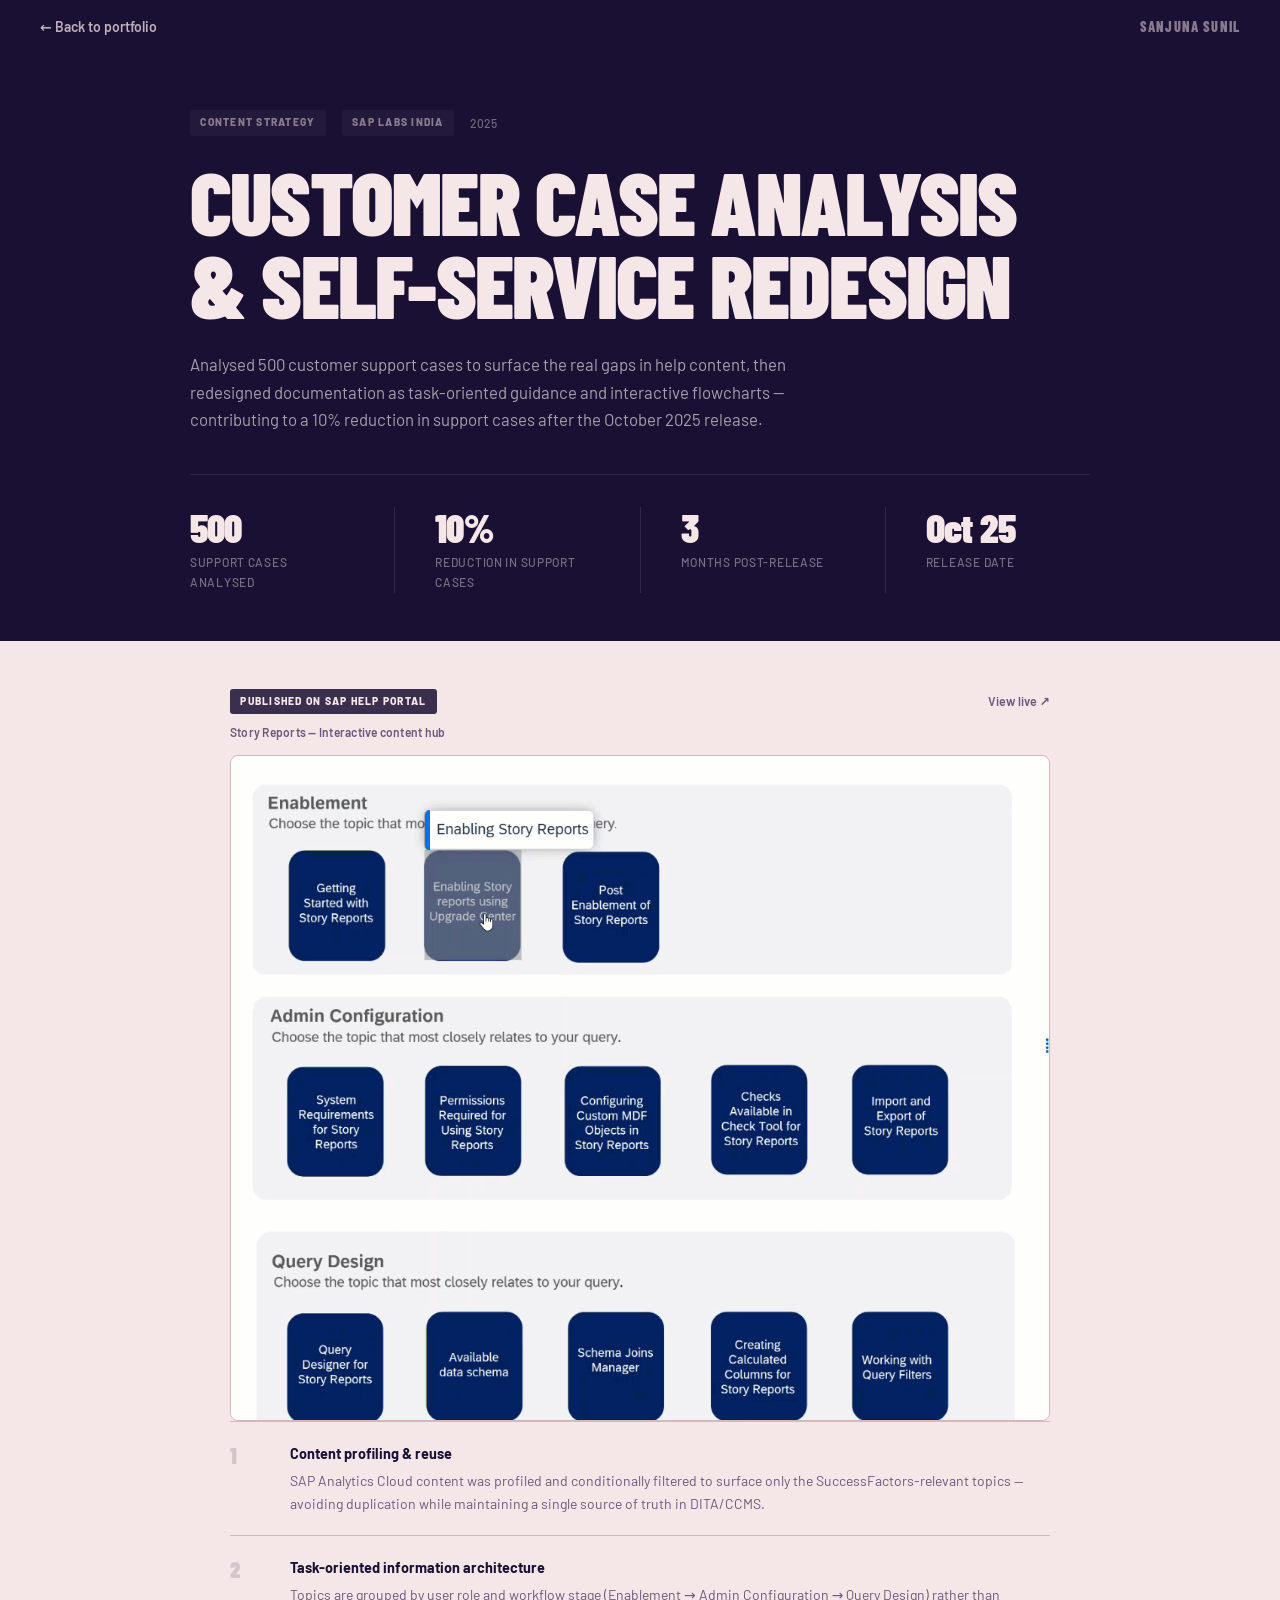
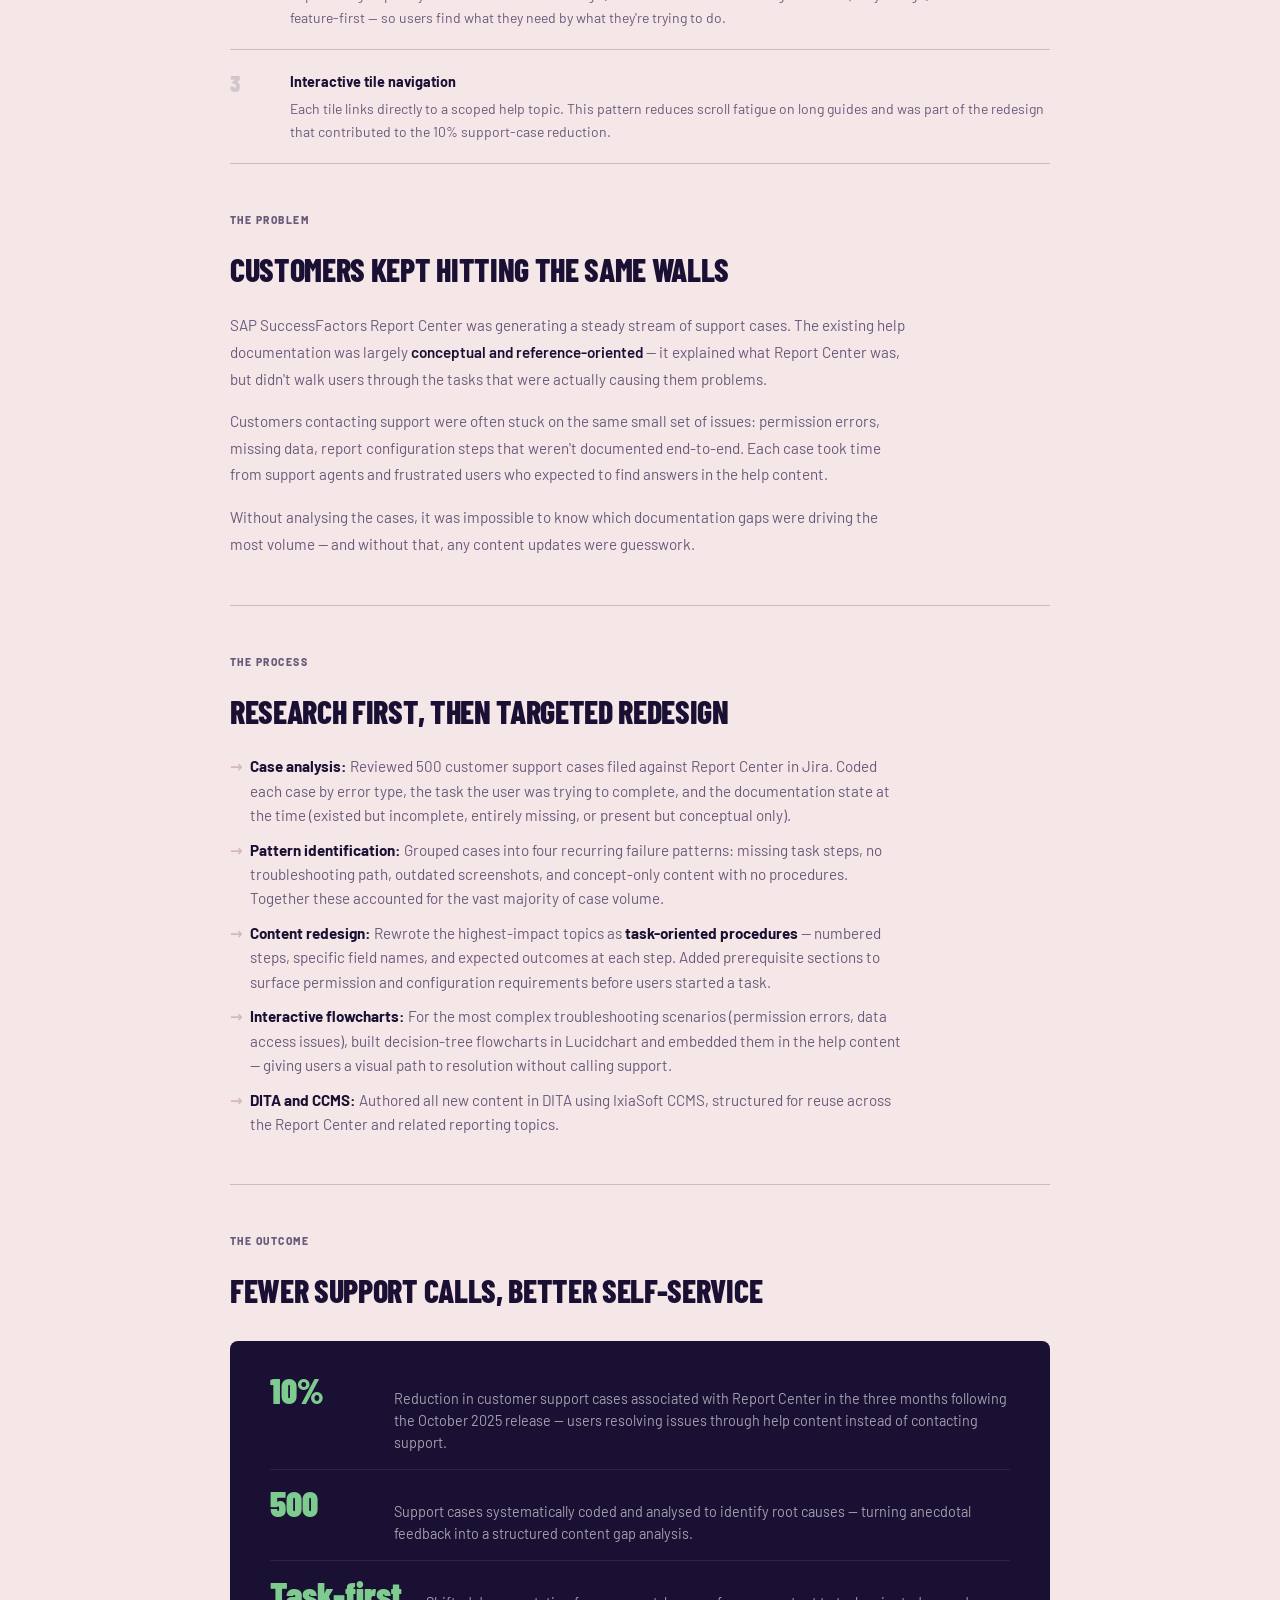
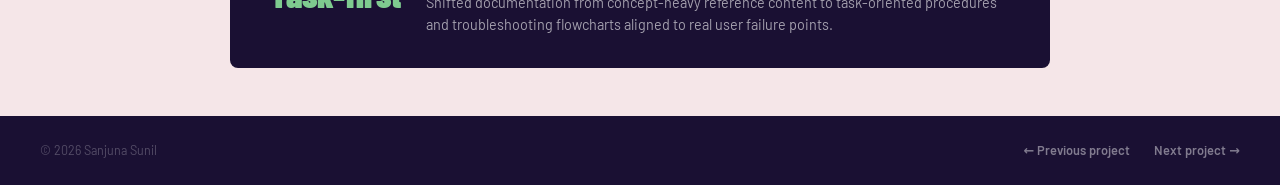
<file: work/case-reduction.html>
<!DOCTYPE html>
<html lang="en">
<head>
  <meta charset="UTF-8" />
  <meta name="viewport" content="width=device-width, initial-scale=1.0" />
  <title>Customer Case Analysis & Self-Service Redesign — Sanjuna Sunil</title>
  <link rel="preconnect" href="https://fonts.googleapis.com">
  <link rel="preconnect" href="https://fonts.gstatic.com" crossorigin>
  <link href="https://fonts.googleapis.com/css2?family=Barlow+Condensed:wght@700;800;900&family=Barlow:wght@400;500;600;700&display=swap" rel="stylesheet">
  <link rel="stylesheet" href="case-study.css" />
</head>
<body>

  <nav class="topnav">
    <a href="../index.html" class="nav-back">← Back to portfolio</a>
    <span class="nav-title">Sanjuna Sunil</span>
  </nav>

  <!-- HERO -->
  <section class="case-hero">
    <div class="case-hero-inner">
      <div class="case-meta">
        <span class="case-tag">Content Strategy</span>
        <span class="case-tag">SAP Labs India</span>
        <span class="case-year">2025</span>
      </div>
      <h1 class="case-title">Customer Case Analysis<br>&amp; Self-Service Redesign</h1>
      <p class="case-summary">Analysed 500 customer support cases to surface the real gaps in help content, then redesigned documentation as task-oriented guidance and interactive flowcharts — contributing to a 10% reduction in support cases after the October 2025 release.</p>
    </div>

    <div class="case-stats">
      <div class="case-stat">
        <span class="stat-num">500</span>
        <span class="stat-label">Support cases analysed</span>
      </div>
      <div class="case-stat">
        <span class="stat-num">10%</span>
        <span class="stat-label">Reduction in support cases</span>
      </div>
      <div class="case-stat">
        <span class="stat-num">3</span>
        <span class="stat-label">Months post-release</span>
      </div>
      <div class="case-stat">
        <span class="stat-num">Oct 25</span>
        <span class="stat-label">Release date</span>
      </div>
    </div>
  </section>

  <!-- ARTIFACT: REAL PUBLISHED WORK -->
  <div class="case-visual">
    <div class="artifact-wrapper">
      <div class="artifact-label-row">
        <span class="artifact-badge">Published on SAP Help Portal</span>
        <a href="https://help.sap.com/docs/successfactors-platform/story-reports/story-reports" target="_blank" class="artifact-link">View live ↗</a>
      </div>
      <div class="artifact-caption">Story Reports — Interactive content hub</div>
      <div class="visual-frame">
        <img src="../assets/story-reports-interactive.gif"
             alt="Animated GIF showing the Story Reports interactive content hub on SAP Help Portal — grouped topic tiles organised by Enablement, Admin Configuration, and Query Design, each linking to task-oriented help topics"
             class="artifact-gif" />
      </div>
      <div class="artifact-annotations">
        <div class="annotation">
          <span class="ann-num">1</span>
          <div class="ann-text">
            <strong>Content profiling &amp; reuse</strong>
            SAP Analytics Cloud content was profiled and conditionally filtered to surface only the SuccessFactors-relevant topics — avoiding duplication while maintaining a single source of truth in DITA/CCMS.
          </div>
        </div>
        <div class="annotation">
          <span class="ann-num">2</span>
          <div class="ann-text">
            <strong>Task-oriented information architecture</strong>
            Topics are grouped by user role and workflow stage (Enablement → Admin Configuration → Query Design) rather than feature-first — so users find what they need by what they're trying to do.
          </div>
        </div>
        <div class="annotation">
          <span class="ann-num">3</span>
          <div class="ann-text">
            <strong>Interactive tile navigation</strong>
            Each tile links directly to a scoped help topic. This pattern reduces scroll fatigue on long guides and was part of the redesign that contributed to the 10% support-case reduction.
          </div>
        </div>
      </div>
    </div>
  </div>

  <!-- BODY -->
  <div class="case-body">

    <div class="case-section">
      <span class="cs-label">The Problem</span>
      <h2 class="cs-heading">Customers kept hitting the same walls</h2>
      <div class="cs-body">
        <p>SAP SuccessFactors Report Center was generating a steady stream of support cases. The existing help documentation was largely <strong>conceptual and reference-oriented</strong> — it explained what Report Center was, but didn't walk users through the tasks that were actually causing them problems.</p>
        <p>Customers contacting support were often stuck on the same small set of issues: permission errors, missing data, report configuration steps that weren't documented end-to-end. Each case took time from support agents and frustrated users who expected to find answers in the help content.</p>
        <p>Without analysing the cases, it was impossible to know which documentation gaps were driving the most volume — and without that, any content updates were guesswork.</p>
      </div>
    </div>

    <div class="case-section">
      <span class="cs-label">The Process</span>
      <h2 class="cs-heading">Research first, then targeted redesign</h2>
      <ul class="cs-list">
        <li><strong>Case analysis:</strong> Reviewed 500 customer support cases filed against Report Center in Jira. Coded each case by error type, the task the user was trying to complete, and the documentation state at the time (existed but incomplete, entirely missing, or present but conceptual only).</li>
        <li><strong>Pattern identification:</strong> Grouped cases into four recurring failure patterns: missing task steps, no troubleshooting path, outdated screenshots, and concept-only content with no procedures. Together these accounted for the vast majority of case volume.</li>
        <li><strong>Content redesign:</strong> Rewrote the highest-impact topics as <strong>task-oriented procedures</strong> — numbered steps, specific field names, and expected outcomes at each step. Added prerequisite sections to surface permission and configuration requirements before users started a task.</li>
        <li><strong>Interactive flowcharts:</strong> For the most complex troubleshooting scenarios (permission errors, data access issues), built decision-tree flowcharts in Lucidchart and embedded them in the help content — giving users a visual path to resolution without calling support.</li>
        <li><strong>DITA and CCMS:</strong> Authored all new content in DITA using IxiaSoft CCMS, structured for reuse across the Report Center and related reporting topics.</li>
      </ul>
    </div>

    <div class="case-section">
      <span class="cs-label">The Outcome</span>
      <h2 class="cs-heading">Fewer support calls, better self-service</h2>
      <div class="outcome-box">
        <div class="outcome-row">
          <span class="outcome-num">10%</span>
          <span class="outcome-text">Reduction in customer support cases associated with Report Center in the three months following the October 2025 release — users resolving issues through help content instead of contacting support.</span>
        </div>
        <div class="outcome-row">
          <span class="outcome-num">500</span>
          <span class="outcome-text">Support cases systematically coded and analysed to identify root causes — turning anecdotal feedback into a structured content gap analysis.</span>
        </div>
        <div class="outcome-row">
          <span class="outcome-num">Task-first</span>
          <span class="outcome-text">Shifted documentation from concept-heavy reference content to task-oriented procedures and troubleshooting flowcharts aligned to real user failure points.</span>
        </div>
      </div>
    </div>

  </div>

  <footer class="case-footer">
    <span class="footer-copy">© 2026 Sanjuna Sunil</span>
    <nav class="footer-nav">
      <a href="joule-eval.html">← Previous project</a>
      <a href="google-ads.html">Next project →</a>
    </nav>
  </footer>

  <style>
    /* ── Artifact section ── */
    .artifact-wrapper {
      max-width: 900px;
      margin: 0 auto;
      padding: 3rem 2.5rem 0;
    }

    .artifact-label-row {
      display: flex;
      align-items: center;
      justify-content: space-between;
      margin-bottom: 0.5rem;
    }

    .artifact-badge {
      font-size: 0.65rem;
      font-weight: 800;
      letter-spacing: 0.12em;
      text-transform: uppercase;
      color: var(--banner-fg);
      background: var(--banner-bg);
      padding: 0.25rem 0.65rem;
      border-radius: 3px;
      opacity: 0.85;
    }

    .artifact-link {
      font-size: 0.78rem;
      font-weight: 600;
      color: var(--ink-muted);
      text-decoration: none;
    }

    .artifact-link:hover { color: var(--ink); }

    .artifact-caption {
      font-size: 0.75rem;
      font-weight: 600;
      color: var(--ink-muted);
      margin-bottom: 0.75rem;
      letter-spacing: 0.02em;
    }

    .artifact-gif {
      width: 100%;
      height: auto;
      display: block;
      border-radius: 0;
    }

    /* ── Numbered annotations ── */
    .artifact-annotations {
      display: flex;
      flex-direction: column;
      gap: 0;
      margin-top: 0;
      border-top: 1px solid var(--rule);
    }

    .annotation {
      display: grid;
      grid-template-columns: 40px 1fr;
      gap: 1.25rem;
      padding: 1.25rem 0;
      border-bottom: 1px solid var(--rule);
      align-items: start;
    }

    .ann-num {
      font-family: 'Barlow Condensed', sans-serif;
      font-size: 1.4rem;
      font-weight: 900;
      color: var(--ink);
      opacity: 0.15;
      line-height: 1;
      padding-top: 0.1rem;
    }

    .ann-text {
      font-size: 0.875rem;
      color: var(--ink-muted);
      line-height: 1.65;
    }

    .ann-text strong {
      display: block;
      color: var(--ink);
      font-weight: 700;
      margin-bottom: 0.2rem;
      font-size: 0.9rem;
    }

    @media (max-width: 680px) {
      .artifact-wrapper { padding: 2rem 1.25rem 0; }
    }
  </style>

</body>
</html>
</file>
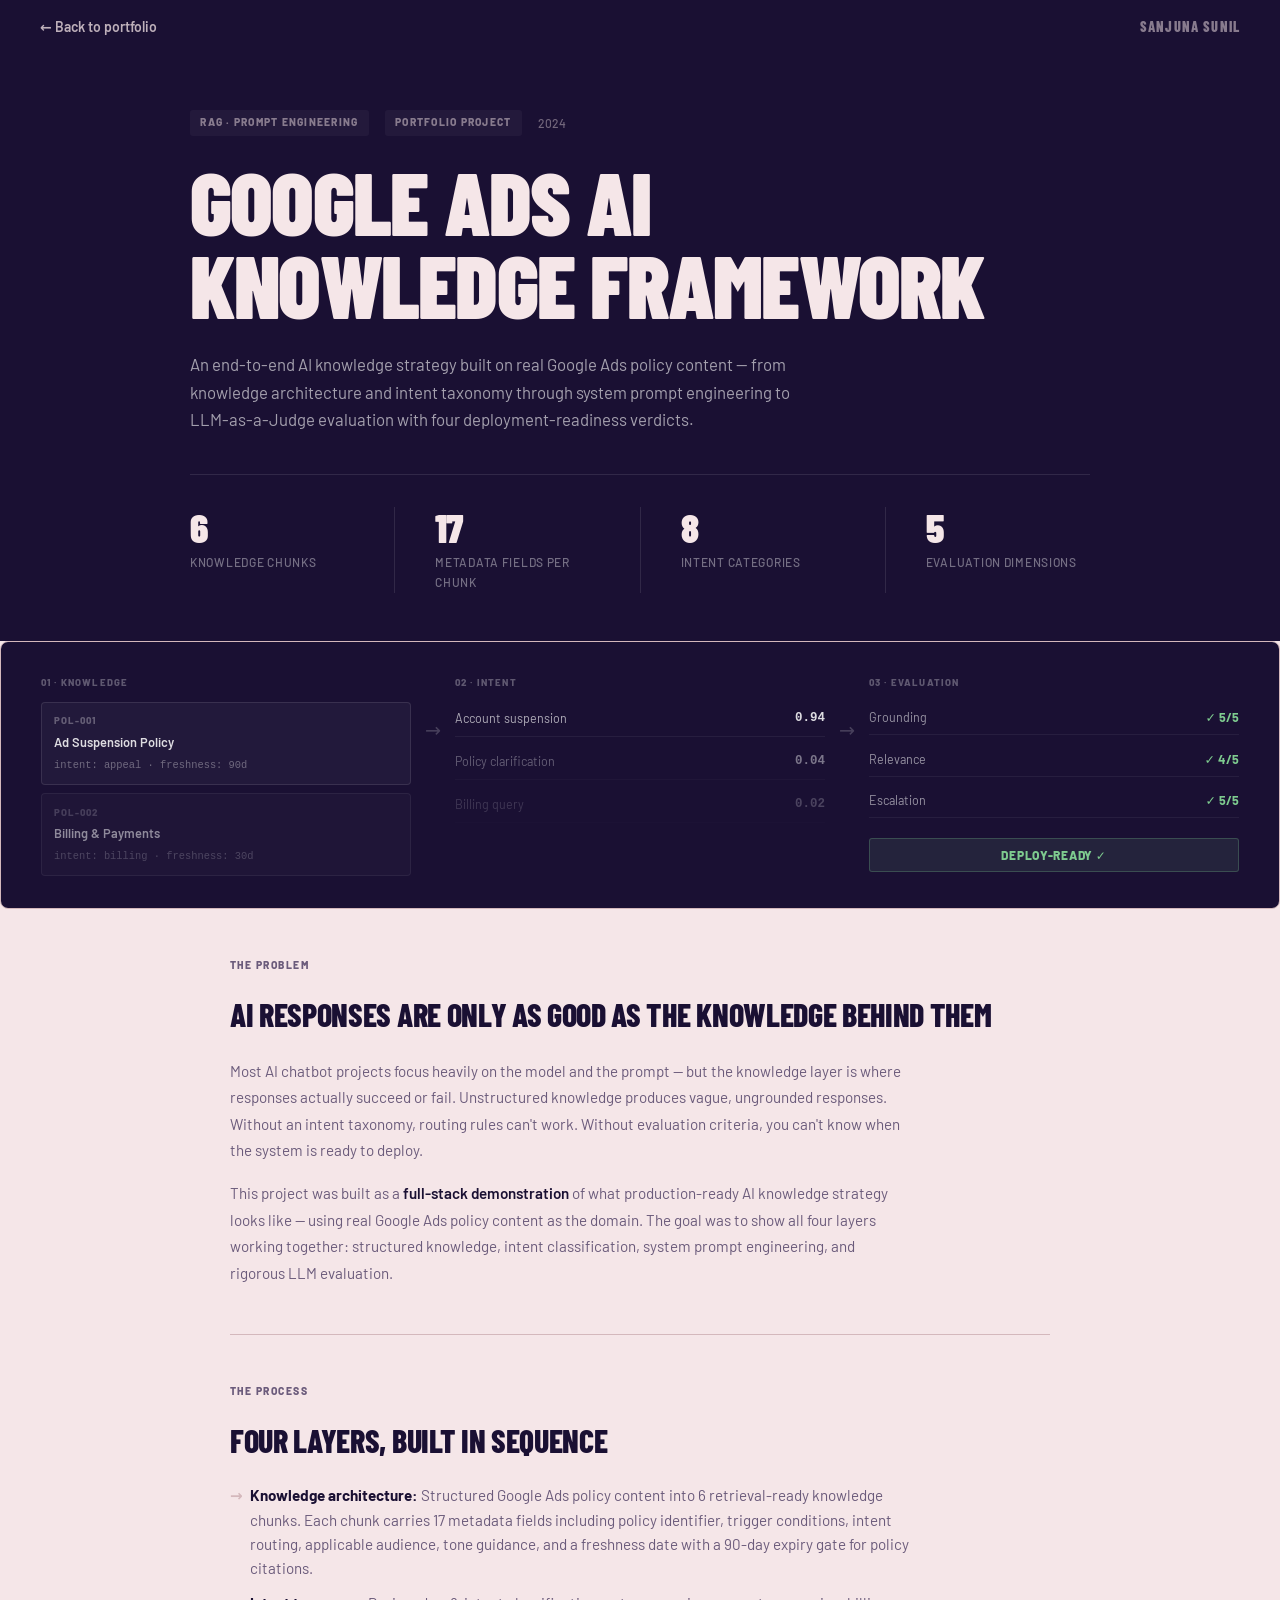
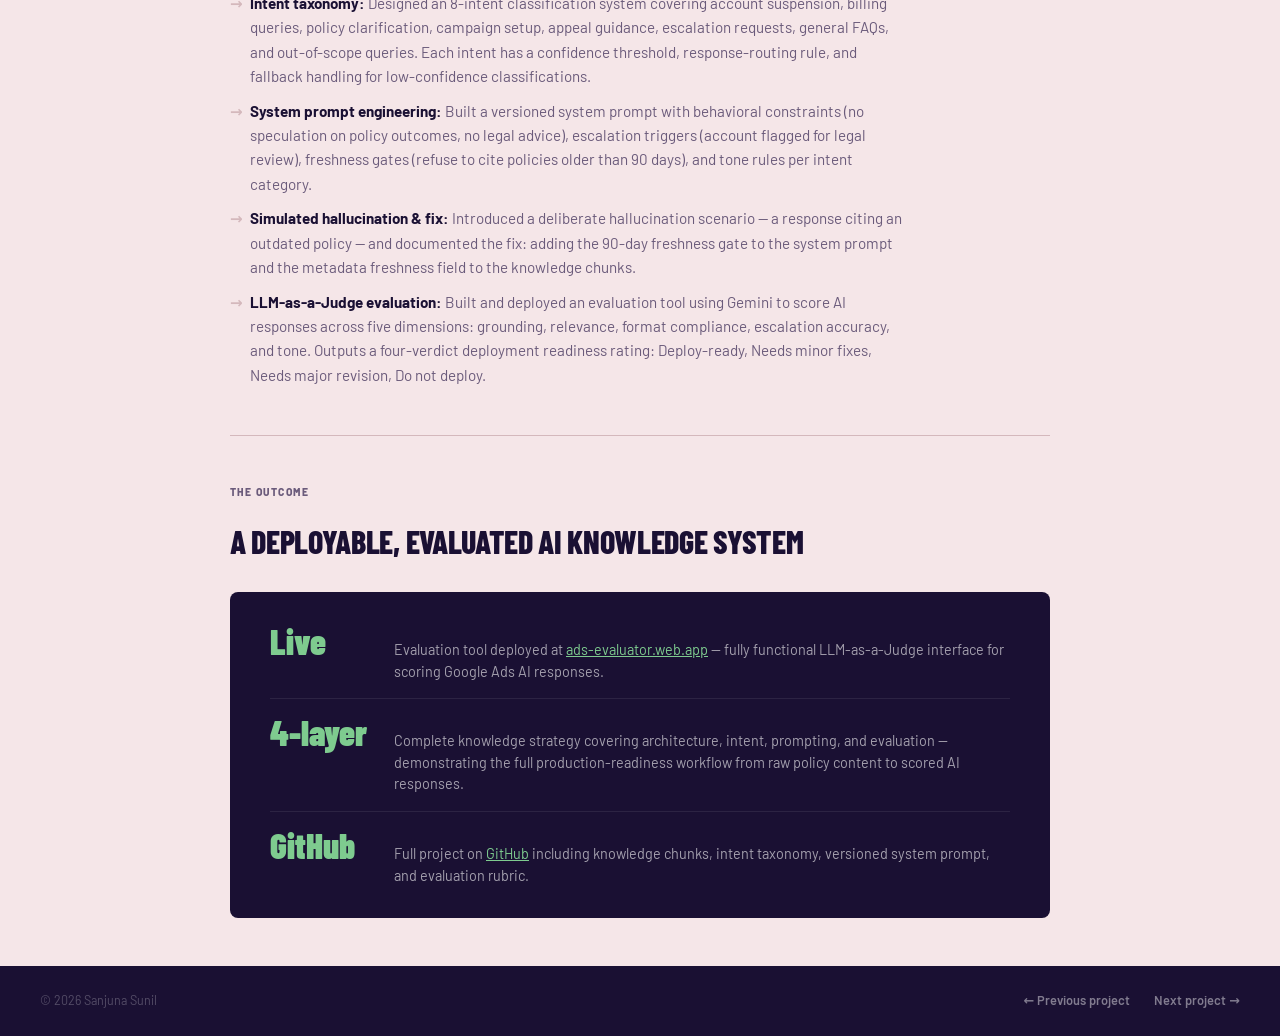
<file: work/google-ads.html>
<!DOCTYPE html>
<html lang="en">
<head>
  <meta charset="UTF-8" />
  <meta name="viewport" content="width=device-width, initial-scale=1.0" />
  <title>Google Ads AI Knowledge Framework — Sanjuna Sunil</title>
  <link rel="preconnect" href="https://fonts.googleapis.com">
  <link rel="preconnect" href="https://fonts.gstatic.com" crossorigin>
  <link href="https://fonts.googleapis.com/css2?family=Barlow+Condensed:wght@700;800;900&family=Barlow:wght@400;500;600;700&display=swap" rel="stylesheet">
  <link rel="stylesheet" href="case-study.css" />
</head>
<body>

  <nav class="topnav">
    <a href="../index.html" class="nav-back">← Back to portfolio</a>
    <span class="nav-title">Sanjuna Sunil</span>
  </nav>

  <!-- HERO -->
  <section class="case-hero">
    <div class="case-hero-inner">
      <div class="case-meta">
        <span class="case-tag">RAG · Prompt Engineering</span>
        <span class="case-tag">Portfolio Project</span>
        <span class="case-year">2024</span>
      </div>
      <h1 class="case-title">Google Ads AI<br>Knowledge Framework</h1>
      <p class="case-summary">An end-to-end AI knowledge strategy built on real Google Ads policy content — from knowledge architecture and intent taxonomy through system prompt engineering to LLM-as-a-Judge evaluation with four deployment-readiness verdicts.</p>
    </div>

    <div class="case-stats">
      <div class="case-stat">
        <span class="stat-num">6</span>
        <span class="stat-label">Knowledge chunks</span>
      </div>
      <div class="case-stat">
        <span class="stat-num">17</span>
        <span class="stat-label">Metadata fields per chunk</span>
      </div>
      <div class="case-stat">
        <span class="stat-num">8</span>
        <span class="stat-label">Intent categories</span>
      </div>
      <div class="case-stat">
        <span class="stat-num">5</span>
        <span class="stat-label">Evaluation dimensions</span>
      </div>
    </div>
  </section>

  <!-- ANIMATED VISUAL -->
  <div class="case-visual">
    <div class="visual-frame">
      <div class="ads-animation">
        <div class="ads-pipeline">

          <div class="ads-stage" style="--delay:0s">
            <div class="ads-stage-label">01 · Knowledge</div>
            <div class="ads-stage-body">
              <div class="ads-chunk">
                <span class="ads-chunk-id">POL-001</span>
                <span class="ads-chunk-title">Ad Suspension Policy</span>
                <span class="ads-chunk-meta">intent: appeal · freshness: 90d</span>
              </div>
              <div class="ads-chunk" style="opacity:0.6">
                <span class="ads-chunk-id">POL-002</span>
                <span class="ads-chunk-title">Billing &amp; Payments</span>
                <span class="ads-chunk-meta">intent: billing · freshness: 30d</span>
              </div>
            </div>
          </div>

          <div class="ads-arrow">→</div>

          <div class="ads-stage" style="--delay:0.4s">
            <div class="ads-stage-label">02 · Intent</div>
            <div class="ads-stage-body">
              <div class="ads-intent-row">
                <span class="ads-intent-name">Account suspension</span>
                <span class="ads-intent-conf">0.94</span>
              </div>
              <div class="ads-intent-row" style="opacity:0.5">
                <span class="ads-intent-name">Policy clarification</span>
                <span class="ads-intent-conf">0.04</span>
              </div>
              <div class="ads-intent-row" style="opacity:0.25">
                <span class="ads-intent-name">Billing query</span>
                <span class="ads-intent-conf">0.02</span>
              </div>
            </div>
          </div>

          <div class="ads-arrow">→</div>

          <div class="ads-stage" style="--delay:0.8s">
            <div class="ads-stage-label">03 · Evaluation</div>
            <div class="ads-stage-body">
              <div class="ads-eval-row">
                <span class="ads-eval-dim">Grounding</span>
                <span class="ads-eval-score ads-green">✓ 5/5</span>
              </div>
              <div class="ads-eval-row">
                <span class="ads-eval-dim">Relevance</span>
                <span class="ads-eval-score ads-green">✓ 4/5</span>
              </div>
              <div class="ads-eval-row">
                <span class="ads-eval-dim">Escalation</span>
                <span class="ads-eval-score ads-green">✓ 5/5</span>
              </div>
              <div class="ads-verdict">Deploy-ready ✓</div>
            </div>
          </div>

        </div>
      </div>
    </div>
  </div>

  <!-- BODY -->
  <div class="case-body">

    <div class="case-section">
      <span class="cs-label">The Problem</span>
      <h2 class="cs-heading">AI responses are only as good as the knowledge behind them</h2>
      <div class="cs-body">
        <p>Most AI chatbot projects focus heavily on the model and the prompt — but the knowledge layer is where responses actually succeed or fail. Unstructured knowledge produces vague, ungrounded responses. Without an intent taxonomy, routing rules can't work. Without evaluation criteria, you can't know when the system is ready to deploy.</p>
        <p>This project was built as a <strong>full-stack demonstration</strong> of what production-ready AI knowledge strategy looks like — using real Google Ads policy content as the domain. The goal was to show all four layers working together: structured knowledge, intent classification, system prompt engineering, and rigorous LLM evaluation.</p>
      </div>
    </div>

    <div class="case-section">
      <span class="cs-label">The Process</span>
      <h2 class="cs-heading">Four layers, built in sequence</h2>
      <ul class="cs-list">
        <li><strong>Knowledge architecture:</strong> Structured Google Ads policy content into 6 retrieval-ready knowledge chunks. Each chunk carries 17 metadata fields including policy identifier, trigger conditions, intent routing, applicable audience, tone guidance, and a freshness date with a 90-day expiry gate for policy citations.</li>
        <li><strong>Intent taxonomy:</strong> Designed an 8-intent classification system covering account suspension, billing queries, policy clarification, campaign setup, appeal guidance, escalation requests, general FAQs, and out-of-scope queries. Each intent has a confidence threshold, response-routing rule, and fallback handling for low-confidence classifications.</li>
        <li><strong>System prompt engineering:</strong> Built a versioned system prompt with behavioral constraints (no speculation on policy outcomes, no legal advice), escalation triggers (account flagged for legal review), freshness gates (refuse to cite policies older than 90 days), and tone rules per intent category.</li>
        <li><strong>Simulated hallucination &amp; fix:</strong> Introduced a deliberate hallucination scenario — a response citing an outdated policy — and documented the fix: adding the 90-day freshness gate to the system prompt and the metadata freshness field to the knowledge chunks.</li>
        <li><strong>LLM-as-a-Judge evaluation:</strong> Built and deployed an evaluation tool using Gemini to score AI responses across five dimensions: grounding, relevance, format compliance, escalation accuracy, and tone. Outputs a four-verdict deployment readiness rating: Deploy-ready, Needs minor fixes, Needs major revision, Do not deploy.</li>
      </ul>
    </div>

    <div class="case-section">
      <span class="cs-label">The Outcome</span>
      <h2 class="cs-heading">A deployable, evaluated AI knowledge system</h2>
      <div class="outcome-box">
        <div class="outcome-row">
          <span class="outcome-num">Live</span>
          <span class="outcome-text">Evaluation tool deployed at <a href="https://ads-evaluator.web.app" target="_blank" style="color:#7ecb8f;">ads-evaluator.web.app</a> — fully functional LLM-as-a-Judge interface for scoring Google Ads AI responses.</span>
        </div>
        <div class="outcome-row">
          <span class="outcome-num">4-layer</span>
          <span class="outcome-text">Complete knowledge strategy covering architecture, intent, prompting, and evaluation — demonstrating the full production-readiness workflow from raw policy content to scored AI responses.</span>
        </div>
        <div class="outcome-row">
          <span class="outcome-num">GitHub</span>
          <span class="outcome-text">Full project on <a href="https://github.com/SanjunaSunil/google-ads-ai-knowledge-strategist-project" target="_blank" style="color:#7ecb8f;">GitHub</a> including knowledge chunks, intent taxonomy, versioned system prompt, and evaluation rubric.</span>
        </div>
      </div>
    </div>

  </div>

  <footer class="case-footer">
    <span class="footer-copy">© 2026 Sanjuna Sunil</span>
    <nav class="footer-nav">
      <a href="case-reduction.html">← Previous project</a>
      <a href="ai-content-workflows.html">Next project →</a>
    </nav>
  </footer>

  <style>
    .ads-animation {
      background: #1a1033;
      padding: 2rem 2.5rem;
    }

    .ads-pipeline {
      display: grid;
      grid-template-columns: 1fr 28px 1fr 28px 1fr;
      align-items: start;
      gap: 0.5rem;
    }

    .ads-arrow {
      font-size: 1.2rem;
      color: rgba(255,255,255,0.2);
      text-align: center;
      padding-top: 2.5rem;
    }

    .ads-stage {
      animation: slideIn 0.4s ease both;
      animation-delay: var(--delay);
    }

    .ads-stage-label {
      font-size: 0.6rem;
      font-weight: 800;
      letter-spacing: 0.12em;
      text-transform: uppercase;
      color: rgba(255,255,255,0.3);
      margin-bottom: 0.75rem;
    }

    .ads-stage-body {
      display: flex;
      flex-direction: column;
      gap: 0.5rem;
    }

    .ads-chunk {
      background: rgba(255,255,255,0.04);
      border: 1px solid rgba(255,255,255,0.1);
      border-radius: 4px;
      padding: 0.6rem 0.75rem;
      display: flex;
      flex-direction: column;
      gap: 0.2rem;
    }

    .ads-chunk-id {
      font-size: 0.6rem;
      font-weight: 800;
      letter-spacing: 0.1em;
      color: rgba(255,255,255,0.3);
    }

    .ads-chunk-title {
      font-size: 0.8rem;
      font-weight: 600;
      color: rgba(255,255,255,0.85);
    }

    .ads-chunk-meta {
      font-size: 0.65rem;
      color: rgba(255,255,255,0.35);
      font-family: monospace;
    }

    .ads-intent-row {
      display: flex;
      justify-content: space-between;
      align-items: center;
      padding: 0.4rem 0;
      border-bottom: 1px solid rgba(255,255,255,0.06);
      font-size: 0.78rem;
    }

    .ads-intent-name { color: rgba(255,255,255,0.65); }
    .ads-intent-conf { color: rgba(255,255,255,0.85); font-weight: 700; font-family: monospace; }

    .ads-eval-row {
      display: flex;
      justify-content: space-between;
      padding: 0.35rem 0;
      border-bottom: 1px solid rgba(255,255,255,0.06);
      font-size: 0.78rem;
    }

    .ads-eval-dim { color: rgba(255,255,255,0.55); }
    .ads-eval-score { font-weight: 700; }
    .ads-green { color: #7ecb8f; }

    .ads-verdict {
      margin-top: 0.75rem;
      font-size: 0.75rem;
      font-weight: 800;
      letter-spacing: 0.06em;
      text-transform: uppercase;
      color: #7ecb8f;
      background: rgba(126,203,143,0.1);
      border: 1px solid rgba(126,203,143,0.25);
      border-radius: 3px;
      padding: 0.35rem 0.6rem;
      text-align: center;
      animation: slideIn 0.3s ease 1.2s both;
    }

    @media (max-width: 680px) {
      .ads-pipeline { grid-template-columns: 1fr; }
      .ads-arrow { transform: rotate(90deg); padding-top: 0; text-align: center; }
    }
  </style>

</body>
</html>
</file>
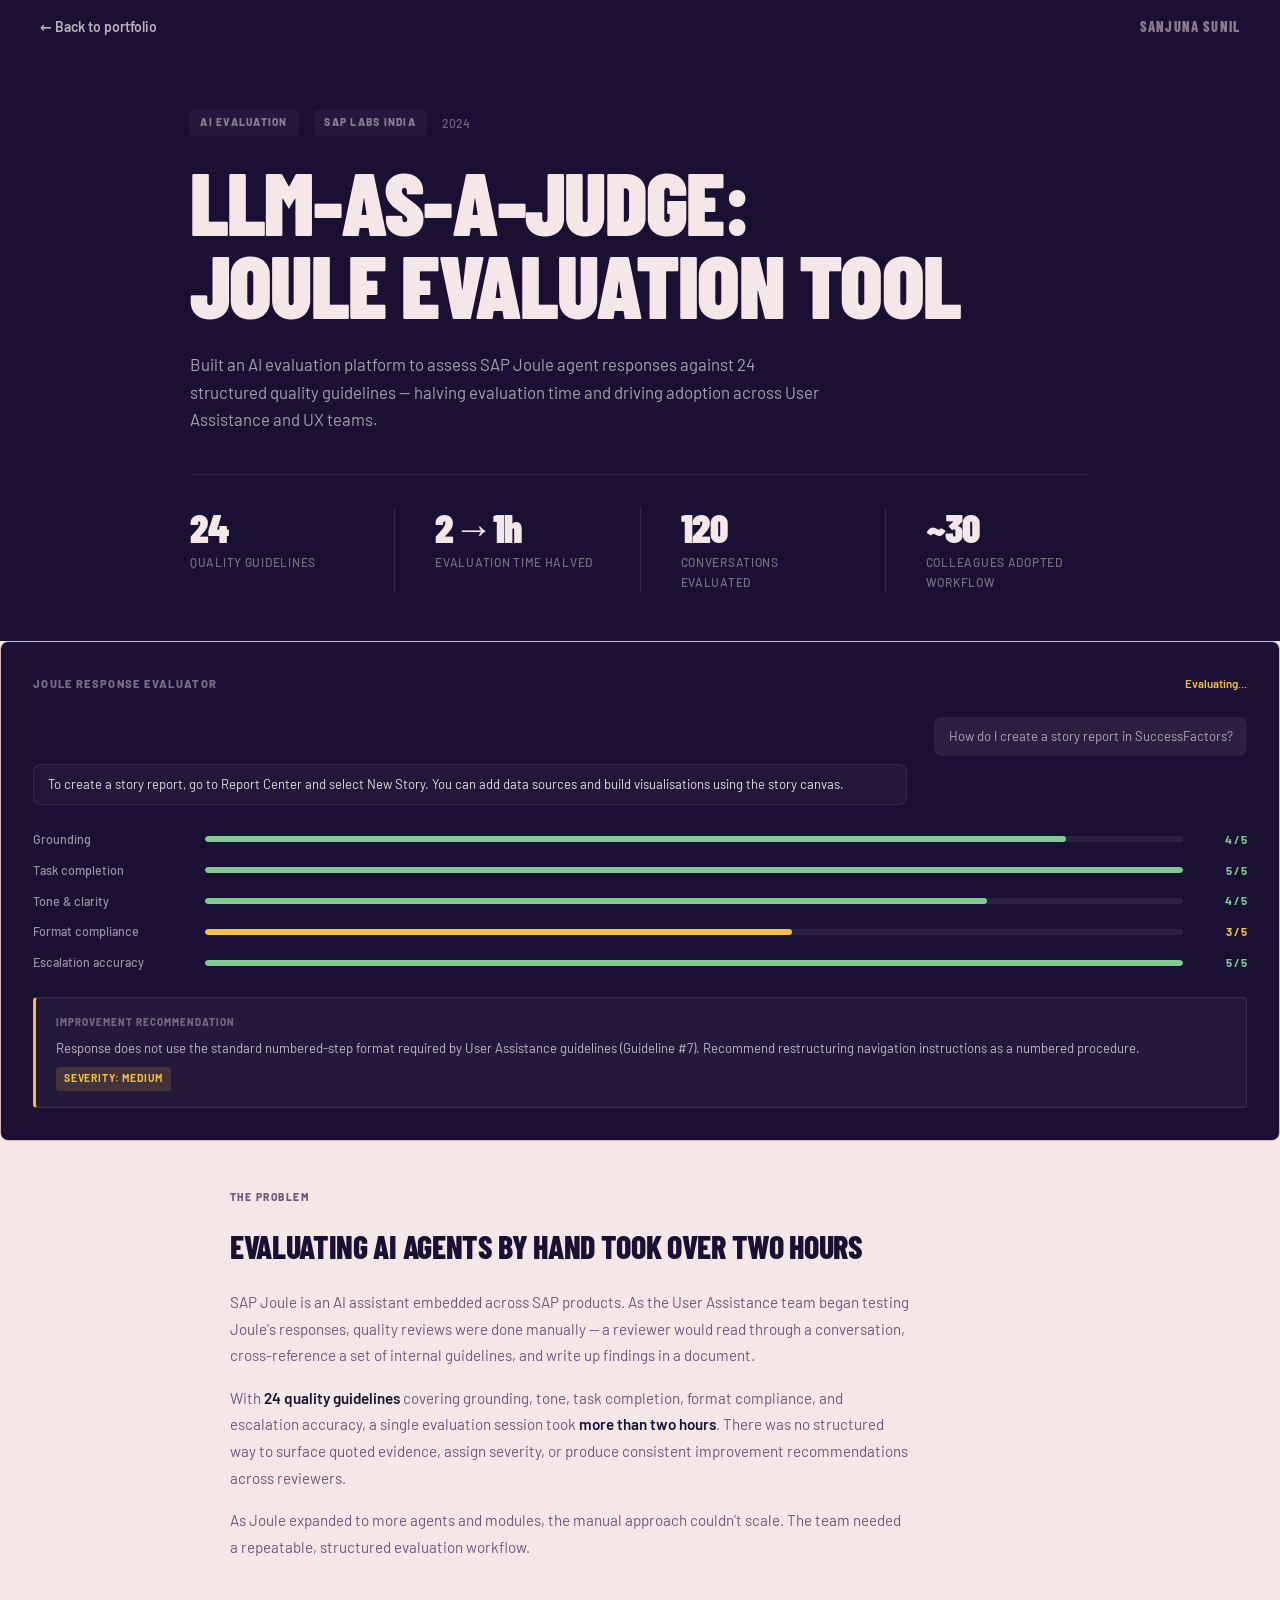
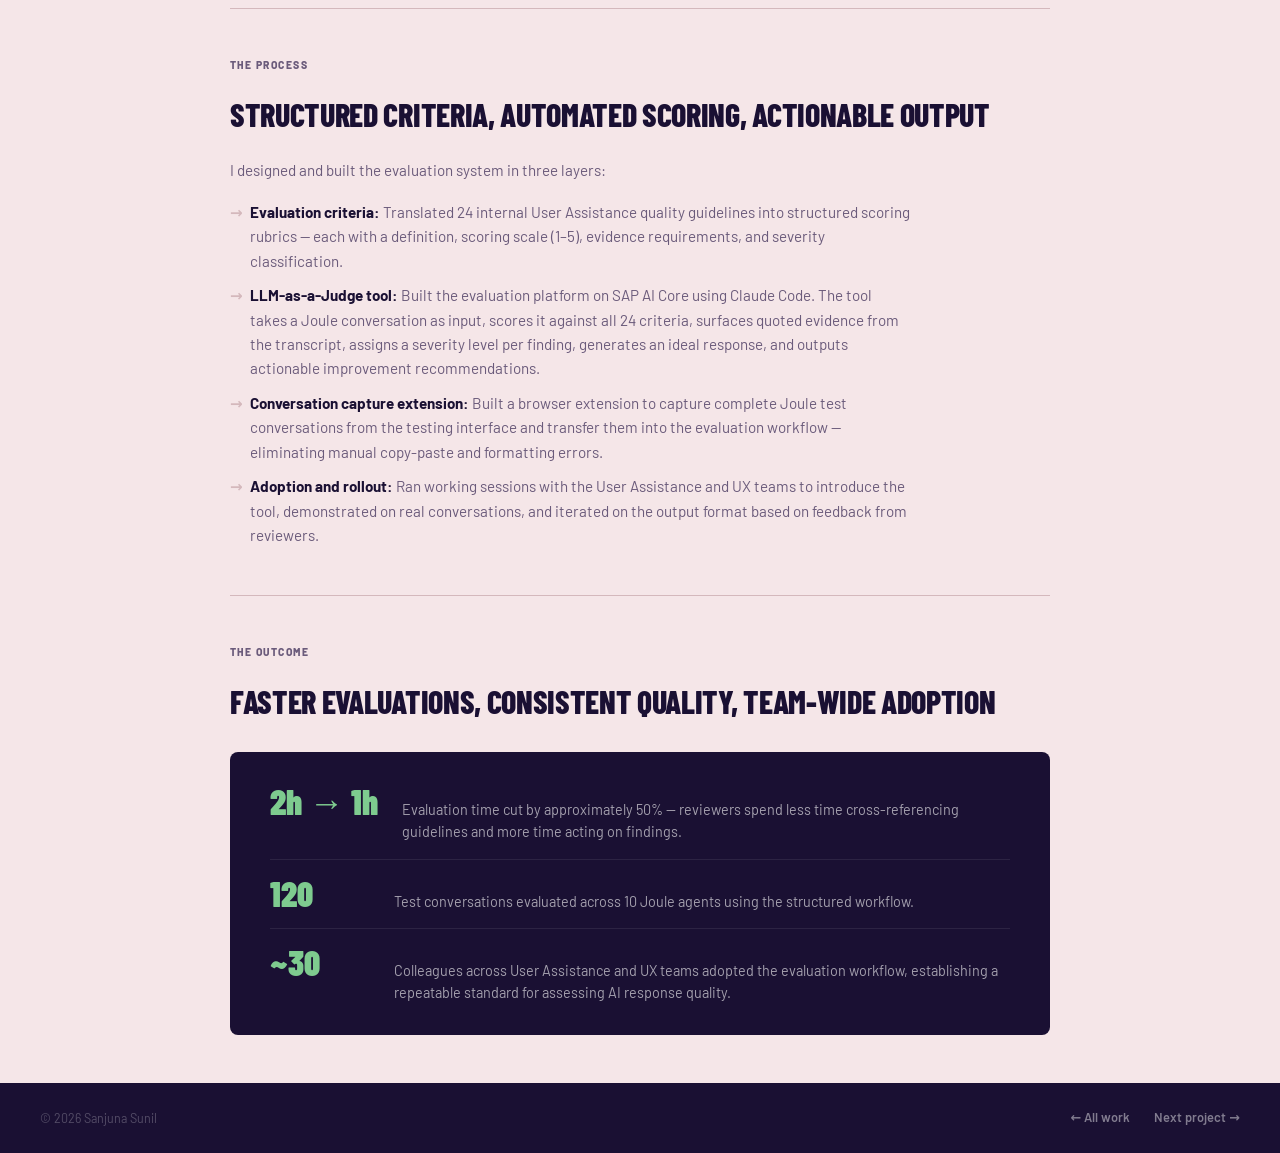
<file: work/joule-eval.html>
<!DOCTYPE html>
<html lang="en">
<head>
  <meta charset="UTF-8" />
  <meta name="viewport" content="width=device-width, initial-scale=1.0" />
  <title>LLM-as-a-Judge: Joule Evaluation Tool — Sanjuna Sunil</title>
  <link rel="preconnect" href="https://fonts.googleapis.com">
  <link rel="preconnect" href="https://fonts.gstatic.com" crossorigin>
  <link href="https://fonts.googleapis.com/css2?family=Barlow+Condensed:wght@700;800;900&family=Barlow:wght@400;500;600;700&display=swap" rel="stylesheet">
  <link rel="stylesheet" href="case-study.css" />
</head>
<body>

  <nav class="topnav">
    <a href="../index.html" class="nav-back">← Back to portfolio</a>
    <span class="nav-title">Sanjuna Sunil</span>
  </nav>

  <!-- HERO -->
  <section class="case-hero">
    <div class="case-hero-inner">
      <div class="case-meta">
        <span class="case-tag">AI Evaluation</span>
        <span class="case-tag">SAP Labs India</span>
        <span class="case-year">2024</span>
      </div>
      <h1 class="case-title">LLM-as-a-Judge:<br>Joule Evaluation Tool</h1>
      <p class="case-summary">Built an AI evaluation platform to assess SAP Joule agent responses against 24 structured quality guidelines — halving evaluation time and driving adoption across User Assistance and UX teams.</p>
    </div>

    <div class="case-stats">
      <div class="case-stat">
        <span class="stat-num">24</span>
        <span class="stat-label">Quality guidelines</span>
      </div>
      <div class="case-stat">
        <span class="stat-num">2→1h</span>
        <span class="stat-label">Evaluation time halved</span>
      </div>
      <div class="case-stat">
        <span class="stat-num">120</span>
        <span class="stat-label">Conversations evaluated</span>
      </div>
      <div class="case-stat">
        <span class="stat-num">~30</span>
        <span class="stat-label">Colleagues adopted workflow</span>
      </div>
    </div>
  </section>

  <!-- ANIMATED VISUAL -->
  <div class="case-visual">
    <div class="visual-frame">
      <div class="eval-animation" id="evalAnim">
        <div class="ea-header">
          <span class="ea-title">Joule Response Evaluator</span>
          <span class="ea-status" id="eaStatus">Evaluating...</span>
        </div>
        <div class="ea-transcript">
          <div class="ea-bubble ea-user">How do I create a story report in SuccessFactors?</div>
          <div class="ea-bubble ea-agent">To create a story report, go to Report Center and select New Story. You can add data sources and build visualisations using the story canvas.</div>
        </div>
        <div class="ea-scores" id="eaScores">
          <div class="ea-row" style="--delay:0.2s">
            <span class="ea-criterion">Grounding</span>
            <div class="ea-bar-track"><div class="ea-bar-fill" style="--w:88%;--color:#7ecb8f"></div></div>
            <span class="ea-score ea-pass">4 / 5</span>
          </div>
          <div class="ea-row" style="--delay:0.5s">
            <span class="ea-criterion">Task completion</span>
            <div class="ea-bar-track"><div class="ea-bar-fill" style="--w:100%;--color:#7ecb8f"></div></div>
            <span class="ea-score ea-pass">5 / 5</span>
          </div>
          <div class="ea-row" style="--delay:0.8s">
            <span class="ea-criterion">Tone &amp; clarity</span>
            <div class="ea-bar-track"><div class="ea-bar-fill" style="--w:80%;--color:#7ecb8f"></div></div>
            <span class="ea-score ea-pass">4 / 5</span>
          </div>
          <div class="ea-row" style="--delay:1.1s">
            <span class="ea-criterion">Format compliance</span>
            <div class="ea-bar-track"><div class="ea-bar-fill" style="--w:60%;--color:#f0c040"></div></div>
            <span class="ea-score ea-warn">3 / 5</span>
          </div>
          <div class="ea-row" style="--delay:1.4s">
            <span class="ea-criterion">Escalation accuracy</span>
            <div class="ea-bar-track"><div class="ea-bar-fill" style="--w:100%;--color:#7ecb8f"></div></div>
            <span class="ea-score ea-pass">5 / 5</span>
          </div>
        </div>
        <div class="ea-recommendation" id="eaRec">
          <span class="ea-rec-label">Improvement recommendation</span>
          <p class="ea-rec-text">Response does not use the standard numbered-step format required by User Assistance guidelines (Guideline #7). Recommend restructuring navigation instructions as a numbered procedure.</p>
          <span class="ea-severity ea-sev-med">Severity: Medium</span>
        </div>
      </div>
    </div>
  </div>

  <!-- BODY -->
  <div class="case-body">

    <div class="case-section">
      <span class="cs-label">The Problem</span>
      <h2 class="cs-heading">Evaluating AI agents by hand took over two hours</h2>
      <div class="cs-body">
        <p>SAP Joule is an AI assistant embedded across SAP products. As the User Assistance team began testing Joule's responses, quality reviews were done manually — a reviewer would read through a conversation, cross-reference a set of internal guidelines, and write up findings in a document.</p>
        <p>With <strong>24 quality guidelines</strong> covering grounding, tone, task completion, format compliance, and escalation accuracy, a single evaluation session took <strong>more than two hours</strong>. There was no structured way to surface quoted evidence, assign severity, or produce consistent improvement recommendations across reviewers.</p>
        <p>As Joule expanded to more agents and modules, the manual approach couldn't scale. The team needed a repeatable, structured evaluation workflow.</p>
      </div>
    </div>

    <div class="case-section">
      <span class="cs-label">The Process</span>
      <h2 class="cs-heading">Structured criteria, automated scoring, actionable output</h2>
      <div class="cs-body">
        <p>I designed and built the evaluation system in three layers:</p>
      </div>
      <ul class="cs-list">
        <li><strong>Evaluation criteria:</strong> Translated 24 internal User Assistance quality guidelines into structured scoring rubrics — each with a definition, scoring scale (1–5), evidence requirements, and severity classification.</li>
        <li><strong>LLM-as-a-Judge tool:</strong> Built the evaluation platform on SAP AI Core using Claude Code. The tool takes a Joule conversation as input, scores it against all 24 criteria, surfaces quoted evidence from the transcript, assigns a severity level per finding, generates an ideal response, and outputs actionable improvement recommendations.</li>
        <li><strong>Conversation capture extension:</strong> Built a browser extension to capture complete Joule test conversations from the testing interface and transfer them into the evaluation workflow — eliminating manual copy-paste and formatting errors.</li>
        <li><strong>Adoption and rollout:</strong> Ran working sessions with the User Assistance and UX teams to introduce the tool, demonstrated on real conversations, and iterated on the output format based on feedback from reviewers.</li>
      </ul>
    </div>

    <div class="case-section">
      <span class="cs-label">The Outcome</span>
      <h2 class="cs-heading">Faster evaluations, consistent quality, team-wide adoption</h2>
      <div class="outcome-box">
        <div class="outcome-row">
          <span class="outcome-num">2h → 1h</span>
          <span class="outcome-text">Evaluation time cut by approximately 50% — reviewers spend less time cross-referencing guidelines and more time acting on findings.</span>
        </div>
        <div class="outcome-row">
          <span class="outcome-num">120</span>
          <span class="outcome-text">Test conversations evaluated across 10 Joule agents using the structured workflow.</span>
        </div>
        <div class="outcome-row">
          <span class="outcome-num">~30</span>
          <span class="outcome-text">Colleagues across User Assistance and UX teams adopted the evaluation workflow, establishing a repeatable standard for assessing AI response quality.</span>
        </div>
      </div>
    </div>

  </div>

  <footer class="case-footer">
    <span class="footer-copy">© 2026 Sanjuna Sunil</span>
    <nav class="footer-nav">
      <a href="../index.html#work">← All work</a>
      <a href="case-reduction.html">Next project →</a>
    </nav>
  </footer>

  <style>
    .eval-animation {
      background: #1a1033;
      padding: 2rem;
      font-family: 'Barlow', sans-serif;
    }

    .ea-header {
      display: flex;
      justify-content: space-between;
      align-items: center;
      margin-bottom: 1.5rem;
    }

    .ea-title {
      font-size: 0.7rem;
      font-weight: 800;
      letter-spacing: 0.12em;
      text-transform: uppercase;
      color: rgba(255,255,255,0.4);
    }

    .ea-status {
      font-size: 0.72rem;
      font-weight: 600;
      color: #f0c040;
      animation: pulse 1.5s ease-in-out infinite;
    }

    .ea-transcript {
      display: flex;
      flex-direction: column;
      gap: 0.5rem;
      margin-bottom: 1.5rem;
    }

    .ea-bubble {
      max-width: 72%;
      font-size: 0.82rem;
      line-height: 1.5;
      padding: 0.6rem 0.9rem;
      border-radius: 8px;
    }

    .ea-user {
      background: rgba(255,255,255,0.07);
      color: rgba(255,255,255,0.6);
      align-self: flex-end;
    }

    .ea-agent {
      background: rgba(255,255,255,0.03);
      color: rgba(255,255,255,0.85);
      border: 1px solid rgba(255,255,255,0.08);
    }

    .ea-scores {
      display: flex;
      flex-direction: column;
      gap: 0.6rem;
      margin-bottom: 1.5rem;
    }

    .ea-row {
      display: grid;
      grid-template-columns: 160px 1fr 52px;
      align-items: center;
      gap: 0.75rem;
      animation: slideIn 0.4s ease both;
      animation-delay: var(--delay);
    }

    .ea-criterion {
      font-size: 0.78rem;
      color: rgba(255,255,255,0.55);
      font-weight: 500;
    }

    .ea-bar-track {
      height: 6px;
      background: rgba(255,255,255,0.08);
      border-radius: 3px;
      overflow: hidden;
    }

    .ea-bar-fill {
      height: 100%;
      width: var(--w);
      background: var(--color);
      border-radius: 3px;
      animation: scoreReveal 0.8s ease both;
      animation-delay: var(--delay);
    }

    .ea-score {
      font-size: 0.72rem;
      font-weight: 700;
      text-align: right;
    }

    .ea-pass { color: #7ecb8f; }
    .ea-warn { color: #f0c040; }

    .ea-recommendation {
      background: rgba(255,255,255,0.04);
      border: 1px solid rgba(255,255,255,0.1);
      border-left: 3px solid #f0c040;
      border-radius: 4px;
      padding: 1rem 1.25rem;
      display: flex;
      flex-direction: column;
      gap: 0.5rem;
      animation: slideIn 0.4s ease 1.7s both;
    }

    .ea-rec-label {
      font-size: 0.62rem;
      font-weight: 800;
      letter-spacing: 0.1em;
      text-transform: uppercase;
      color: rgba(255,255,255,0.35);
    }

    .ea-rec-text {
      font-size: 0.82rem;
      color: rgba(255,255,255,0.7);
      line-height: 1.5;
    }

    .ea-severity {
      font-size: 0.65rem;
      font-weight: 700;
      letter-spacing: 0.08em;
      text-transform: uppercase;
      align-self: flex-start;
      padding: 0.2rem 0.5rem;
      border-radius: 3px;
    }

    .ea-sev-med {
      background: rgba(240,192,64,0.15);
      color: #f0c040;
    }
  </style>

</body>
</html>
</file>
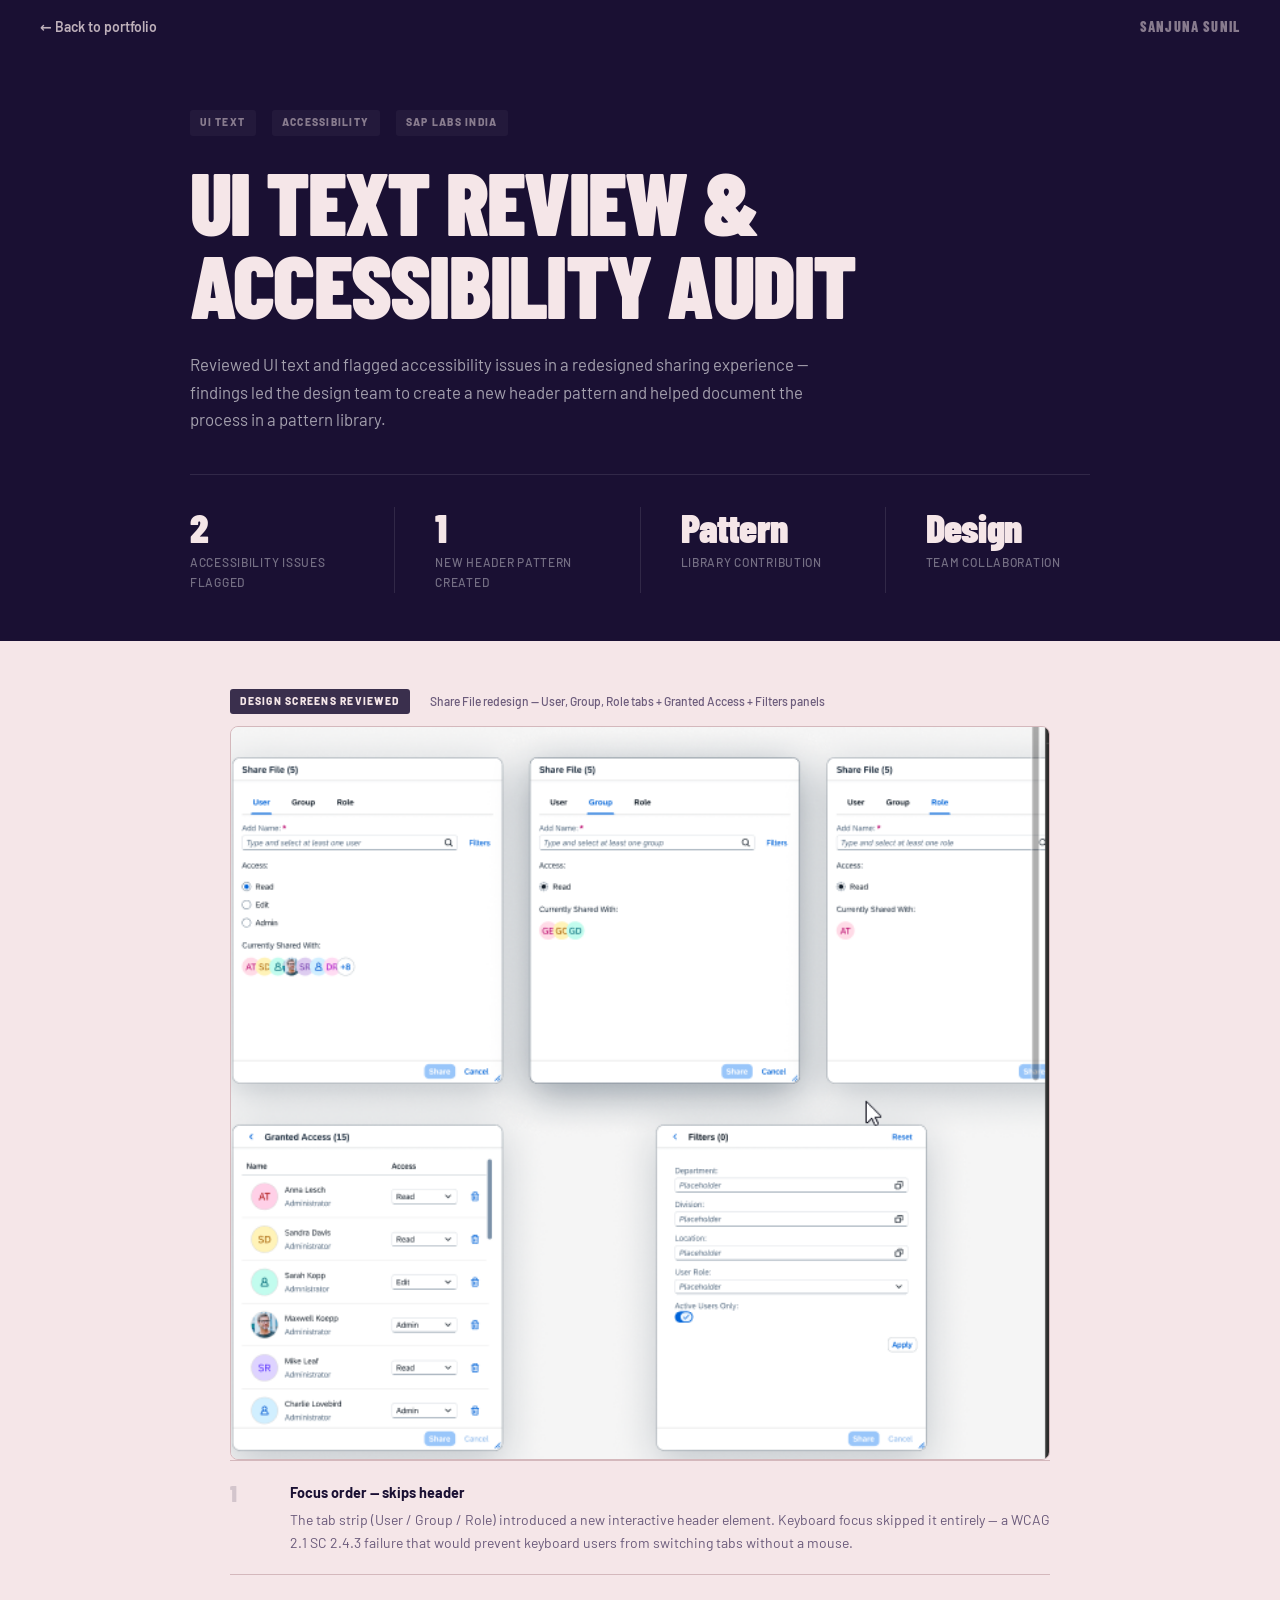
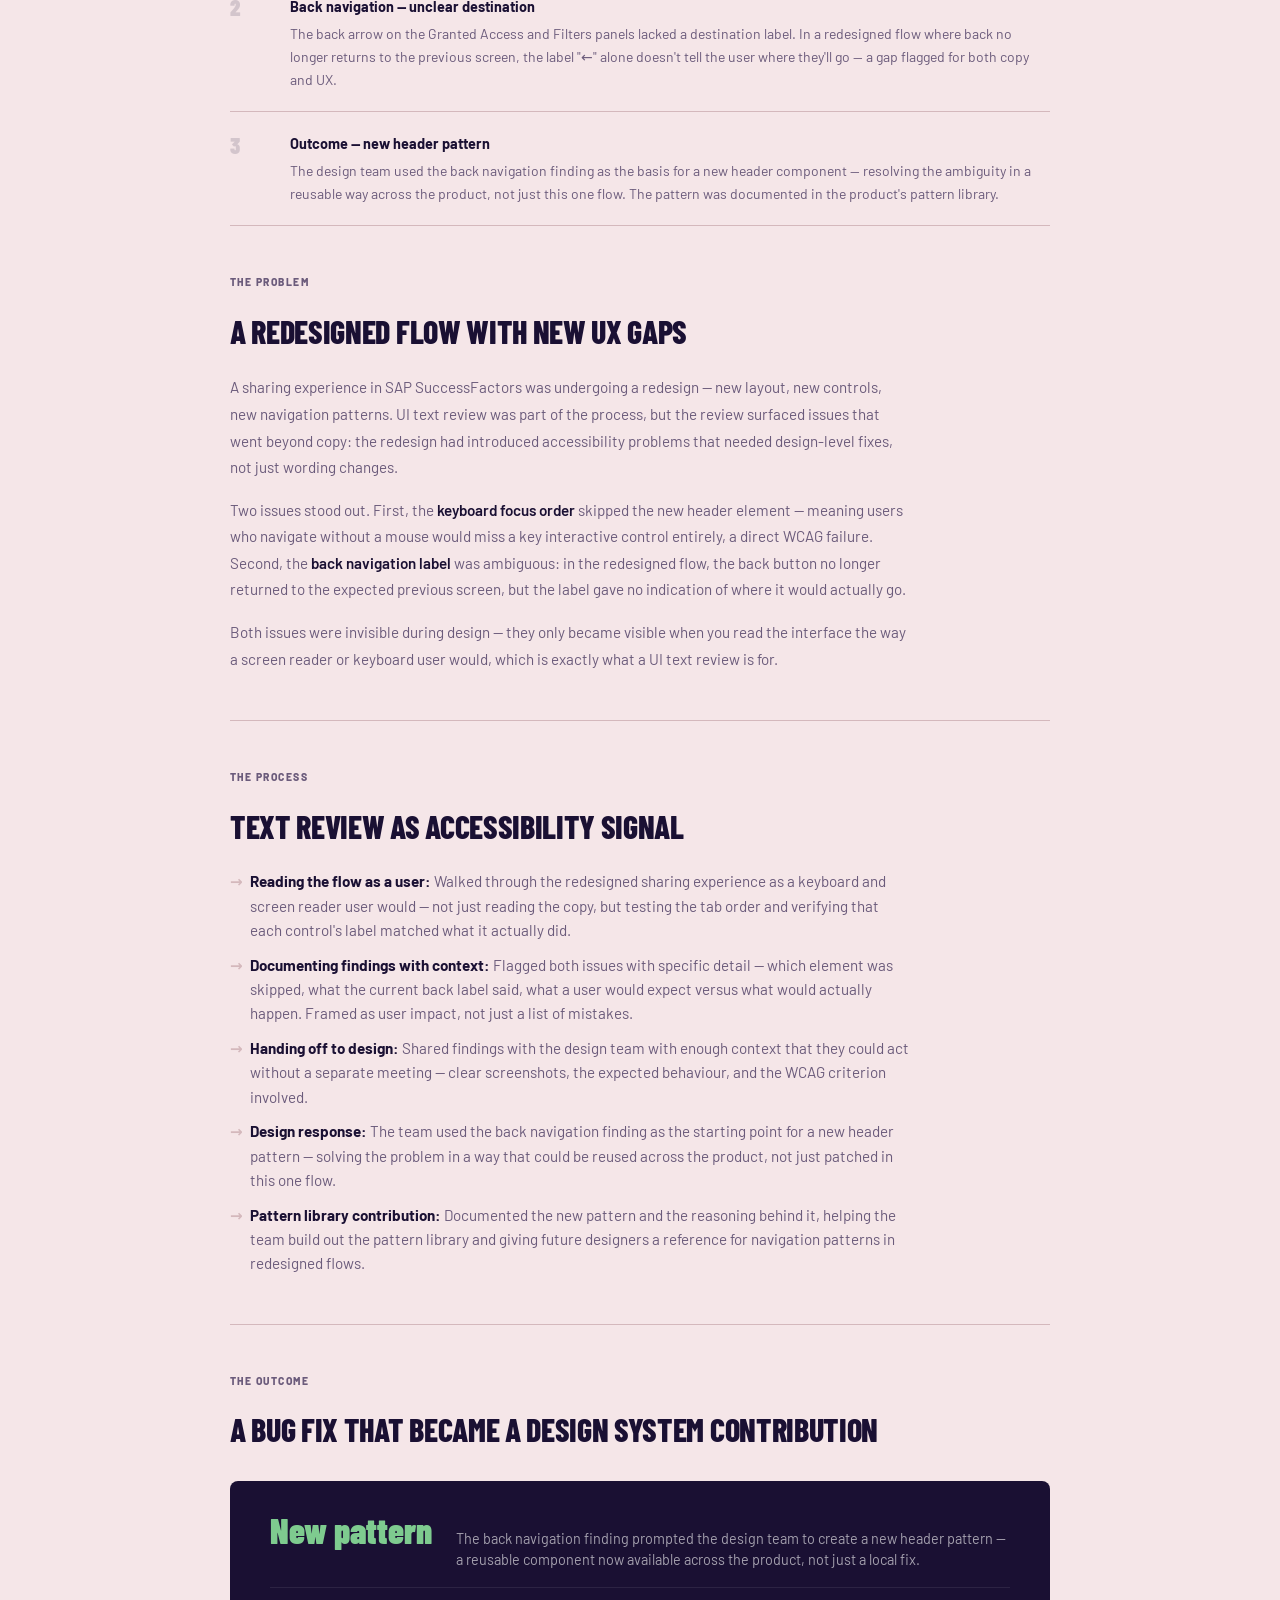
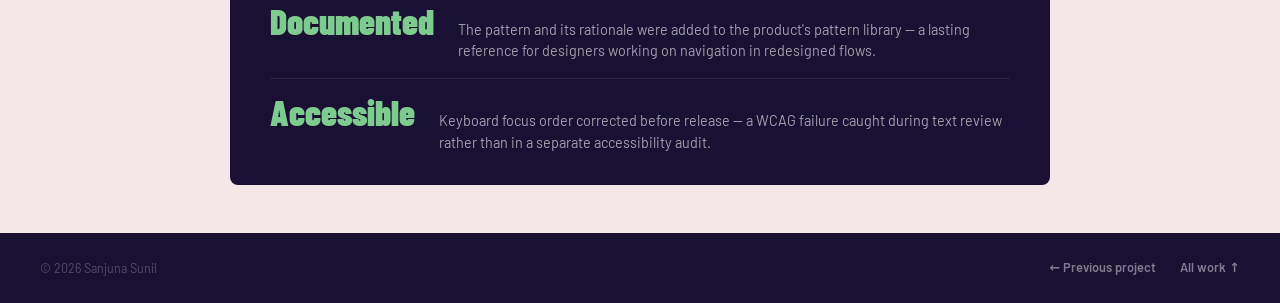
<file: work/ui-text-audit.html>
<!DOCTYPE html>
<html lang="en">
<head>
  <meta charset="UTF-8" />
  <meta name="viewport" content="width=device-width, initial-scale=1.0" />
  <title>UI Text Review &amp; Accessibility Audit — Sanjuna Sunil</title>
  <link rel="preconnect" href="https://fonts.googleapis.com">
  <link rel="preconnect" href="https://fonts.gstatic.com" crossorigin>
  <link href="https://fonts.googleapis.com/css2?family=Barlow+Condensed:wght@700;800;900&family=Barlow:wght@400;500;600;700&display=swap" rel="stylesheet">
  <link rel="stylesheet" href="case-study.css" />
</head>
<body>

  <nav class="topnav">
    <a href="../index.html" class="nav-back">← Back to portfolio</a>
    <span class="nav-title">Sanjuna Sunil</span>
  </nav>

  <!-- HERO -->
  <section class="case-hero">
    <div class="case-hero-inner">
      <div class="case-meta">
        <span class="case-tag">UI Text</span>
        <span class="case-tag">Accessibility</span>
        <span class="case-tag">SAP Labs India</span>
      </div>
      <h1 class="case-title">UI Text Review &amp;<br>Accessibility Audit</h1>
      <p class="case-summary">Reviewed UI text and flagged accessibility issues in a redesigned sharing experience — findings led the design team to create a new header pattern and helped document the process in a pattern library.</p>
    </div>

    <div class="case-stats">
      <div class="case-stat">
        <span class="stat-num">2</span>
        <span class="stat-label">Accessibility issues flagged</span>
      </div>
      <div class="case-stat">
        <span class="stat-num">1</span>
        <span class="stat-label">New header pattern created</span>
      </div>
      <div class="case-stat">
        <span class="stat-num">Pattern</span>
        <span class="stat-label">Library contribution</span>
      </div>
      <div class="case-stat">
        <span class="stat-num">Design</span>
        <span class="stat-label">Team collaboration</span>
      </div>
    </div>
  </section>

  <!-- ARTIFACT: REAL SCREENS -->
  <div class="case-visual">
    <div class="artifact-wrapper">
      <div class="artifact-label-row">
        <span class="artifact-badge">Design screens reviewed</span>
        <span class="artifact-note">Share File redesign — User, Group, Role tabs + Granted Access + Filters panels</span>
      </div>
      <div class="visual-frame">
        <img src="../assets/sharing-experience-screens.png"
             alt="Five panels from the Share File redesign: User, Group, and Role tabs for adding access, a Granted Access list showing six users with role dropdowns, and a Filters panel with Department, Division, Location, User Role, and Active Users fields."
             class="artifact-img" />
      </div>
      <div class="artifact-annotations">
        <div class="annotation">
          <span class="ann-num">1</span>
          <div class="ann-text">
            <strong>Focus order — skips header</strong>
            The tab strip (User / Group / Role) introduced a new interactive header element. Keyboard focus skipped it entirely — a WCAG 2.1 SC 2.4.3 failure that would prevent keyboard users from switching tabs without a mouse.
          </div>
        </div>
        <div class="annotation">
          <span class="ann-num">2</span>
          <div class="ann-text">
            <strong>Back navigation — unclear destination</strong>
            The back arrow on the Granted Access and Filters panels lacked a destination label. In a redesigned flow where back no longer returns to the previous screen, the label "←" alone doesn't tell the user where they'll go — a gap flagged for both copy and UX.
          </div>
        </div>
        <div class="annotation">
          <span class="ann-num">3</span>
          <div class="ann-text">
            <strong>Outcome — new header pattern</strong>
            The design team used the back navigation finding as the basis for a new header component — resolving the ambiguity in a reusable way across the product, not just this one flow. The pattern was documented in the product's pattern library.
          </div>
        </div>
      </div>
    </div>
  </div>

  <!-- BODY -->
  <div class="case-body">

    <div class="case-section">
      <span class="cs-label">The Problem</span>
      <h2 class="cs-heading">A redesigned flow with new UX gaps</h2>
      <div class="cs-body">
        <p>A sharing experience in SAP SuccessFactors was undergoing a redesign — new layout, new controls, new navigation patterns. UI text review was part of the process, but the review surfaced issues that went beyond copy: the redesign had introduced accessibility problems that needed design-level fixes, not just wording changes.</p>
        <p>Two issues stood out. First, the <strong>keyboard focus order</strong> skipped the new header element — meaning users who navigate without a mouse would miss a key interactive control entirely, a direct WCAG failure. Second, the <strong>back navigation label</strong> was ambiguous: in the redesigned flow, the back button no longer returned to the expected previous screen, but the label gave no indication of where it would actually go.</p>
        <p>Both issues were invisible during design — they only became visible when you read the interface the way a screen reader or keyboard user would, which is exactly what a UI text review is for.</p>
      </div>
    </div>

    <div class="case-section">
      <span class="cs-label">The Process</span>
      <h2 class="cs-heading">Text review as accessibility signal</h2>
      <ul class="cs-list">
        <li><strong>Reading the flow as a user:</strong> Walked through the redesigned sharing experience as a keyboard and screen reader user would — not just reading the copy, but testing the tab order and verifying that each control's label matched what it actually did.</li>
        <li><strong>Documenting findings with context:</strong> Flagged both issues with specific detail — which element was skipped, what the current back label said, what a user would expect versus what would actually happen. Framed as user impact, not just a list of mistakes.</li>
        <li><strong>Handing off to design:</strong> Shared findings with the design team with enough context that they could act without a separate meeting — clear screenshots, the expected behaviour, and the WCAG criterion involved.</li>
        <li><strong>Design response:</strong> The team used the back navigation finding as the starting point for a new header pattern — solving the problem in a way that could be reused across the product, not just patched in this one flow.</li>
        <li><strong>Pattern library contribution:</strong> Documented the new pattern and the reasoning behind it, helping the team build out the pattern library and giving future designers a reference for navigation patterns in redesigned flows.</li>
      </ul>
    </div>

    <div class="case-section">
      <span class="cs-label">The Outcome</span>
      <h2 class="cs-heading">A bug fix that became a design system contribution</h2>
      <div class="outcome-box">
        <div class="outcome-row">
          <span class="outcome-num">New pattern</span>
          <span class="outcome-text">The back navigation finding prompted the design team to create a new header pattern — a reusable component now available across the product, not just a local fix.</span>
        </div>
        <div class="outcome-row">
          <span class="outcome-num">Documented</span>
          <span class="outcome-text">The pattern and its rationale were added to the product's pattern library — a lasting reference for designers working on navigation in redesigned flows.</span>
        </div>
        <div class="outcome-row">
          <span class="outcome-num">Accessible</span>
          <span class="outcome-text">Keyboard focus order corrected before release — a WCAG failure caught during text review rather than in a separate accessibility audit.</span>
        </div>
      </div>
    </div>

  </div>

  <footer class="case-footer">
    <span class="footer-copy">© 2026 Sanjuna Sunil</span>
    <nav class="footer-nav">
      <a href="ai-content-workflows.html">← Previous project</a>
      <a href="../index.html#work">All work ↑</a>
    </nav>
  </footer>

  <style>
    /* ── Artifact section ── */
    .artifact-wrapper {
      max-width: 900px;
      margin: 0 auto;
      padding: 3rem 2.5rem 0;
    }

    .artifact-label-row {
      display: flex;
      align-items: center;
      gap: 1.25rem;
      margin-bottom: 0.75rem;
      flex-wrap: wrap;
    }

    .artifact-badge {
      font-size: 0.65rem;
      font-weight: 800;
      letter-spacing: 0.12em;
      text-transform: uppercase;
      color: var(--banner-fg);
      background: var(--banner-bg);
      padding: 0.25rem 0.65rem;
      border-radius: 3px;
      opacity: 0.85;
    }

    .artifact-note {
      font-size: 0.75rem;
      color: var(--ink-muted);
      font-weight: 500;
    }

    .artifact-img {
      width: 100%;
      height: auto;
      display: block;
    }

    .artifact-annotations {
      display: flex;
      flex-direction: column;
      gap: 0;
      margin-top: 0;
      border-top: 1px solid var(--rule);
    }

    .annotation {
      display: grid;
      grid-template-columns: 40px 1fr;
      gap: 1.25rem;
      padding: 1.25rem 0;
      border-bottom: 1px solid var(--rule);
      align-items: start;
    }

    .ann-num {
      font-family: 'Barlow Condensed', sans-serif;
      font-size: 1.4rem;
      font-weight: 900;
      color: var(--ink);
      opacity: 0.15;
      line-height: 1;
      padding-top: 0.1rem;
    }

    .ann-text {
      font-size: 0.875rem;
      color: var(--ink-muted);
      line-height: 1.65;
    }

    .ann-text strong {
      display: block;
      color: var(--ink);
      font-weight: 700;
      margin-bottom: 0.2rem;
      font-size: 0.9rem;
    }

    @media (max-width: 680px) {
      .artifact-wrapper { padding: 2rem 1.25rem 0; }
    }
  </style>

</body>
</html>
</file>
<file: style.css>
/* ── Fonts ── */
@import url('https://fonts.googleapis.com/css2?family=Barlow+Condensed:wght@700;800;900&family=Barlow:wght@400;500;600;700&display=swap');

*, *::before, *::after { box-sizing: border-box; margin: 0; padding: 0; }

/* ── Theme tokens ── */
:root,
[data-theme="pink"] {
  --bg:       #f5e6e8;
  --ink:      #1a1033;
  --ink-mid:  #3a2a50;
  --ink-muted:#6b5b7b;
  --banner-bg:#1a1033;
  --banner-fg:#f5e6e8;
  --card-bg:  #f5e6e8;
  --rule:     #d4b8bc;
  --nav-bg:   #1a1033;
  --nav-fg:   #f5e6e8;
  --dot1: #c0392b;
  --dot2: #d4b8bc;
  --dot3: #7ecb8f;
  --mockup-bg:#1a1033;
  --mockup-fg:#f5e6e8;
}

[data-theme="sand"] {
  --bg:       #f0e8d8;
  --ink:      #1a1410;
  --ink-mid:  #3a2e20;
  --ink-muted:#7a6a50;
  --banner-bg:#1a1410;
  --banner-fg:#f0e8d8;
  --card-bg:  #f0e8d8;
  --rule:     #c8b898;
  --nav-bg:   #1a1410;
  --nav-fg:   #f0e8d8;
  --dot1: #c0392b;
  --dot2: #d4c8a8;
  --dot3: #7ecb8f;
  --mockup-bg:#1a1410;
  --mockup-fg:#f0e8d8;
}

[data-theme="mint"] {
  --bg:       #d8ede6;
  --ink:      #0a1f18;
  --ink-mid:  #1a3a2c;
  --ink-muted:#4a7060;
  --banner-bg:#0a1f18;
  --banner-fg:#d8ede6;
  --card-bg:  #d8ede6;
  --rule:     #a8ccc0;
  --nav-bg:   #0a1f18;
  --nav-fg:   #d8ede6;
  --dot1: #c0392b;
  --dot2: #a8ccc0;
  --dot3: #7ecb8f;
  --mockup-bg:#0a1f18;
  --mockup-fg:#d8ede6;
}

/* ── Base ── */
html { scroll-behavior: smooth; }

body {
  background: var(--bg);
  color: var(--ink);
  font-family: 'Barlow', system-ui, sans-serif;
  font-size: 16px;
  line-height: 1.6;
  -webkit-font-smoothing: antialiased;
}

/* ── Nav ── */
.topnav {
  position: sticky;
  top: 0;
  z-index: 100;
  background: var(--nav-bg);
  display: flex;
  align-items: center;
  justify-content: space-between;
  padding: 0 2.5rem;
  height: 54px;
}

.nav-links {
  display: flex;
  gap: 0.25rem;
}

.nav-links a {
  color: var(--nav-fg);
  text-decoration: none;
  font-size: 0.9rem;
  font-weight: 500;
  letter-spacing: 0.01em;
  padding: 0.35rem 0.9rem;
  border-radius: 4px;
  opacity: 0.85;
  transition: opacity 0.15s;
}

.nav-links a:hover { opacity: 1; }

.theme-switcher {
  display: flex;
  align-items: center;
  gap: 0.6rem;
}

.switch-label {
  font-size: 0.7rem;
  font-weight: 700;
  letter-spacing: 0.12em;
  color: var(--nav-fg);
  opacity: 0.6;
  text-transform: uppercase;
  margin-right: 0.25rem;
}

.theme-dot {
  width: 22px;
  height: 22px;
  border-radius: 50%;
  border: 2px solid transparent;
  cursor: pointer;
  transition: border-color 0.15s, transform 0.15s;
  padding: 0;
}

.theme-dot:nth-child(2) { background: var(--dot1); }
.theme-dot:nth-child(3) { background: var(--dot2); }
.theme-dot:nth-child(4) { background: var(--dot3); }

.theme-dot.active,
.theme-dot:hover {
  border-color: var(--nav-fg);
  transform: scale(1.15);
}

/* ── Hero ── */
.hero {
  padding: 3.5rem 2.5rem 3rem;
  max-width: 1200px;
  margin: 0 auto;
}

.hero-name-block {
  display: flex;
  justify-content: space-between;
  align-items: flex-start;
  margin-bottom: 0;
  gap: 2rem;
}

.hero-meta {
  display: flex;
  flex-direction: column;
  gap: 0.3rem;
  max-width: 320px;
  padding-top: 0.5rem;
}

.hero-estd {
  font-size: 0.75rem;
  font-weight: 700;
  letter-spacing: 0.1em;
  text-transform: uppercase;
  color: var(--ink-muted);
}

.hero-version {
  font-size: 0.8rem;
  font-weight: 700;
  letter-spacing: 0.06em;
  color: var(--ink);
}

.hero-blurb {
  margin-top: 0.5rem;
  font-size: 0.82rem;
  color: var(--ink-muted);
  line-height: 1.5;
}

.hero-illustration {
  flex-shrink: 0;
  width: 340px;
  color: var(--ink);
  opacity: 0.6;
}

.hero-svg {
  width: 100%;
  height: auto;
}

.hero-name {
  font-family: 'Barlow Condensed', sans-serif;
  font-weight: 900;
  font-size: clamp(6rem, 18vw, 14rem);
  line-height: 0.88;
  letter-spacing: -0.02em;
  text-transform: uppercase;
  color: var(--ink);
  margin: -0.5rem 0 0;
  display: flex;
  flex-direction: column;
}

.name-line { display: block; }

.hero-divider {
  height: 2px;
  background: var(--ink);
  margin: 1.5rem 0;
  opacity: 0.15;
}

.hero-tagline-row {
  display: grid;
  grid-template-columns: 1fr 1fr;
  gap: 3rem;
  margin-bottom: 2rem;
}

.hero-title {
  font-family: 'Barlow Condensed', sans-serif;
  font-size: clamp(1.5rem, 3vw, 2.2rem);
  font-weight: 800;
  line-height: 1.1;
  text-transform: uppercase;
  color: var(--ink);
}

.hero-desc {
  font-size: 0.9rem;
  color: var(--ink-muted);
  line-height: 1.65;
  padding-top: 0.25rem;
}

/* Facts grid — 3 columns, each item separated by rule */
.hero-facts {
  display: grid;
  grid-template-columns: repeat(3, 1fr);
  border-top: 1px solid var(--rule);
  margin-bottom: 1.5rem;
}

.fact-item {
  padding: 0.7rem 0;
  border-bottom: 1px solid var(--rule);
  font-size: 0.875rem;
  font-weight: 500;
  color: var(--ink);
}

.fact-item:nth-child(odd) {
  padding-right: 1.5rem;
  border-right: 1px solid var(--rule);
}

.fact-item:nth-child(even) {
  padding-left: 1.5rem;
}

/* Company name strip */
.hero-companies {
  display: flex;
  align-items: center;
  gap: 0.75rem;
  flex-wrap: wrap;
  padding: 1rem 0;
  border-top: 1px solid var(--rule);
  border-bottom: 1px solid var(--rule);
}

.co-name {
  font-family: 'Barlow Condensed', sans-serif;
  font-size: 1rem;
  font-weight: 700;
  letter-spacing: 0.05em;
  text-transform: uppercase;
  color: var(--ink);
  opacity: 0.7;
}

.co-sep {
  color: var(--rule);
  font-size: 1.2rem;
}

/* ── Section banners ── */
.section-banner {
  background: var(--banner-bg);
  padding: 1.5rem 2.5rem;
  margin-top: 0;
}

.section-banner h2 {
  font-family: 'Barlow Condensed', sans-serif;
  font-size: clamp(3rem, 10vw, 7rem);
  font-weight: 900;
  text-transform: uppercase;
  color: var(--banner-fg);
  line-height: 1;
  letter-spacing: -0.02em;
}

/* ── Published Guides ── */
.published-section {
  max-width: 1200px;
  margin: 0 auto;
  padding: 2.5rem 2.5rem 0;
}

.pub-eyebrow {
  font-size: 0.7rem;
  font-weight: 700;
  letter-spacing: 0.12em;
  text-transform: uppercase;
  color: var(--ink-muted);
  margin-bottom: 1.25rem;
}

.pub-grid {
  display: grid;
  grid-template-columns: repeat(4, 1fr);
  gap: 0;
  border-top: 1px solid var(--rule);
  border-left: 1px solid var(--rule);
  margin-bottom: 2.5rem;
}

.pub-card {
  display: flex;
  flex-direction: column;
  gap: 0.6rem;
  padding: 1.5rem;
  border-right: 1px solid var(--rule);
  border-bottom: 1px solid var(--rule);
  text-decoration: none;
  transition: background 0.15s;
}

.pub-card:hover {
  background: var(--banner-bg);
}

.pub-card:hover .pub-product,
.pub-card:hover .pub-title,
.pub-card:hover .pub-desc,
.pub-card:hover .pub-tag {
  color: var(--banner-fg);
}

.pub-card:hover .pub-rule {
  background: rgba(255,255,255,0.15);
}

.pub-card:hover .pub-arrow {
  color: var(--banner-fg);
}

.pub-card-top {
  display: flex;
  justify-content: space-between;
  align-items: flex-start;
}

.pub-product {
  font-size: 0.65rem;
  font-weight: 700;
  letter-spacing: 0.1em;
  text-transform: uppercase;
  color: var(--ink-muted);
  transition: color 0.15s;
}

.pub-arrow {
  font-size: 0.9rem;
  color: var(--ink-muted);
  transition: color 0.15s;
}

.pub-title {
  font-family: 'Barlow Condensed', sans-serif;
  font-size: 1.35rem;
  font-weight: 800;
  text-transform: uppercase;
  letter-spacing: 0.01em;
  line-height: 1.1;
  color: var(--ink);
  transition: color 0.15s;
}

.pub-desc {
  font-size: 0.8rem;
  color: var(--ink-muted);
  line-height: 1.55;
  flex: 1;
  transition: color 0.15s;
}

.pub-rule {
  height: 1px;
  background: var(--rule);
  transition: background 0.15s;
}

.pub-tag {
  font-size: 0.65rem;
  font-weight: 700;
  letter-spacing: 0.08em;
  text-transform: uppercase;
  color: var(--ink-muted);
  transition: color 0.15s;
}

/* ── Work grid ── */
.work-grid {
  display: grid;
  grid-template-columns: 1fr 1fr;
  gap: 0;
  background: var(--bg);
  max-width: 1200px;
  margin: 0 auto;
  padding: 2.5rem;
  padding-bottom: 1rem;
}

.work-card {
  padding: 0 1.5rem 2.5rem 0;
  border-bottom: 1px solid var(--rule);
  margin-bottom: 2.5rem;
  transition: background 0.2s;
}

.work-card:hover {
  background: rgba(0,0,0,0.03);
}

.work-card:hover .work-title a {
  text-decoration: underline;
  text-underline-offset: 3px;
}

.work-card:nth-child(even) {
  padding-left: 1.5rem;
  padding-right: 0;
  border-left: 1px solid var(--rule);
}

/* Work image panels — styled mockups instead of photos */
.work-img {
  width: 100%;
  aspect-ratio: 16 / 9;
  border-radius: 6px;
  overflow: hidden;
  margin-bottom: 1.25rem;
  display: flex;
  align-items: center;
  justify-content: center;
}

.work-img--joule  { background: var(--mockup-bg); }
.work-img--ads    { background: #1e3a5f; }
.work-img--cases  { background: #2d1a0e; }
.work-img--prompt { background: #0f2818; }
.work-img--uitext { background: #1c1c2e; }

/* UI text mockup */
.uitext-mockup {
  display: flex;
  flex-direction: column;
  gap: 0.55rem;
  width: 100%;
  max-width: 280px;
}

.uitext-row {
  display: flex;
  align-items: center;
  gap: 0.6rem;
  border: 1px solid rgba(255,255,255,0.1);
  border-radius: 4px;
  padding: 0.4rem 0.75rem;
  font-size: 0.78rem;
}

.uitext-row--flag {
  border-color: rgba(224,85,85,0.35);
  background: rgba(224,85,85,0.07);
}

.uitext-row--out {
  border-color: rgba(126,203,143,0.3);
  background: rgba(126,203,143,0.06);
}

.uitext-icon {
  font-size: 0.75rem;
  color: #e05555;
  flex-shrink: 0;
}

.uitext-icon--pass { color: #7ecb8f; }

.uitext-label {
  color: rgba(255,255,255,0.7);
  font-weight: 500;
}

.work-img-inner {
  width: 100%;
  height: 100%;
  display: flex;
  align-items: center;
  justify-content: center;
  padding: 1.5rem;
}

/* Eval mockup */
.eval-mockup {
  display: flex;
  flex-direction: column;
  gap: 0.5rem;
  width: 100%;
  max-width: 280px;
}

.eval-bar {
  display: flex;
  justify-content: space-between;
  align-items: center;
  background: rgba(255,255,255,0.05);
  border: 1px solid rgba(255,255,255,0.12);
  border-radius: 4px;
  padding: 0.35rem 0.75rem;
  font-size: 0.78rem;
  font-weight: 500;
}

.eval-label { color: rgba(255,255,255,0.7); }
.eval-score { font-weight: 700; }
.eval-pass  { color: #7ecb8f; }
.eval-warn  { color: #f0c040; }

/* Ads mockup */
.ads-mockup {
  width: 100%;
  max-width: 260px;
}

.ads-header {
  font-size: 0.7rem;
  font-weight: 700;
  letter-spacing: 0.1em;
  text-transform: uppercase;
  color: rgba(255,255,255,0.5);
  border-bottom: 1px solid rgba(255,255,255,0.15);
  padding-bottom: 0.5rem;
  margin-bottom: 0.75rem;
}

.ads-row {
  display: flex;
  gap: 0.75rem;
  align-items: baseline;
  margin-bottom: 0.5rem;
  font-size: 0.82rem;
}

.ads-tag {
  font-size: 0.65rem;
  font-weight: 700;
  letter-spacing: 0.08em;
  text-transform: uppercase;
  color: rgba(255,255,255,0.4);
  width: 52px;
  flex-shrink: 0;
}

.ads-val { color: rgba(255,255,255,0.85); font-weight: 500; }
.ads-green { color: #7ecb8f; }

/* Cases mockup */
.cases-mockup {
  display: flex;
  flex-direction: column;
  align-items: center;
  gap: 0.5rem;
}

.cases-stat {
  display: flex;
  flex-direction: column;
  align-items: center;
}

.cases-num {
  font-family: 'Barlow Condensed', sans-serif;
  font-size: 3.5rem;
  font-weight: 900;
  color: rgba(255,255,255,0.9);
  line-height: 1;
}

.cases-num--sm { font-size: 2.8rem; }

.cases-lbl {
  font-size: 0.72rem;
  font-weight: 500;
  letter-spacing: 0.06em;
  text-transform: uppercase;
  color: rgba(255,255,255,0.5);
}

.cases-arrow {
  font-size: 1.5rem;
  color: rgba(255,255,255,0.3);
}

.cases-stat--result .cases-num { color: #7ecb8f; }

/* Prompt mockup */
.prompt-mockup {
  width: 100%;
  max-width: 300px;
  font-family: 'Courier New', monospace;
  font-size: 0.72rem;
}

.prompt-line {
  margin-bottom: 0.3rem;
}

.prompt-label {
  font-size: 0.6rem;
  font-weight: 700;
  letter-spacing: 0.1em;
  background: rgba(255,255,255,0.15);
  color: rgba(255,255,255,0.7);
  padding: 0.1rem 0.4rem;
  border-radius: 3px;
}

.prompt-label--out {
  background: rgba(126,203,143,0.25);
  color: #7ecb8f;
}

.prompt-text {
  color: rgba(255,255,255,0.65);
  line-height: 1.4;
  margin-bottom: 0.75rem;
  padding-left: 0.25rem;
  border-left: 2px solid rgba(255,255,255,0.15);
}

.prompt-text--out {
  color: rgba(126,203,143,0.85);
  border-left-color: rgba(126,203,143,0.3);
}

/* Work card body */
.work-card-body {
  padding-top: 0.25rem;
}

.work-tags {
  font-size: 0.72rem;
  font-weight: 700;
  letter-spacing: 0.1em;
  color: var(--ink-muted);
  text-transform: uppercase;
  margin-bottom: 0.6rem;
}

.work-title {
  font-family: 'Barlow Condensed', sans-serif;
  font-size: clamp(1.4rem, 2.5vw, 1.9rem);
  font-weight: 800;
  text-transform: uppercase;
  letter-spacing: -0.01em;
  line-height: 1.05;
  color: var(--ink);
  margin-bottom: 0.6rem;
}

.work-title a {
  color: inherit;
  text-decoration: none;
}

.work-title a:hover { opacity: 0.75; }

.arrow {
  font-style: normal;
  font-weight: 400;
}

.work-rule {
  height: 1px;
  background: var(--rule);
  margin: 0.75rem 0;
}

.work-desc {
  font-size: 0.875rem;
  color: var(--ink-muted);
  line-height: 1.65;
}

/* ── Skills ── */
.skills-section {
  max-width: 1200px;
  margin: 0 auto;
  padding: 2.5rem;
}

.skills-new {
  display: flex;
  flex-direction: column;
  gap: 0;
}

.skill-row {
  display: grid;
  grid-template-columns: 180px 1fr;
  gap: 2rem;
  padding: 1.75rem 0;
  border-top: 1px solid var(--rule);
  align-items: start;
}

.skill-row:last-child {
  border-bottom: 1px solid var(--rule);
}

.skill-row-label {
  font-family: 'Barlow Condensed', sans-serif;
  font-size: 0.78rem;
  font-weight: 800;
  letter-spacing: 0.08em;
  text-transform: uppercase;
  color: var(--ink-muted);
  line-height: 1.4;
  padding-top: 0.2rem;
}

.skill-tags {
  display: flex;
  flex-wrap: wrap;
  gap: 0.4rem;
}

.skill-tags span {
  font-size: 0.8rem;
  font-weight: 500;
  color: var(--ink);
  background: var(--paper-alt, var(--bg));
  border: 1px solid var(--rule);
  border-radius: 30px;
  padding: 0.3rem 0.85rem;
  line-height: 1;
  transition: background 0.15s, color 0.15s, border-color 0.15s;
}

.skill-tags span:hover {
  background: var(--banner-bg);
  color: var(--banner-fg);
  border-color: var(--banner-bg);
}

/* ── Experience ── */
.exp-section {
  max-width: 1200px;
  margin: 0 auto;
  padding: 2.5rem;
}

.exp-entry {
  display: grid;
  grid-template-columns: 240px 1fr;
  gap: 3rem;
  padding: 2rem 0;
  border-top: 1px solid var(--rule);
}

.exp-entry:last-child {
  border-bottom: 1px solid var(--rule);
}

.exp-aside {
  display: flex;
  flex-direction: column;
  gap: 0.3rem;
}

.exp-period {
  font-size: 0.78rem;
  font-weight: 600;
  color: var(--ink-muted);
  letter-spacing: 0.03em;
}

.exp-company {
  font-family: 'Barlow Condensed', sans-serif;
  font-size: 1.3rem;
  font-weight: 800;
  text-transform: uppercase;
  letter-spacing: 0.02em;
  color: var(--ink);
}

.exp-role {
  font-size: 0.82rem;
  color: var(--ink-muted);
  font-weight: 500;
}

.exp-list {
  list-style: none;
  display: flex;
  flex-direction: column;
  gap: 0.7rem;
  padding-top: 0.15rem;
}

.exp-list li {
  font-size: 0.9rem;
  color: var(--ink-muted);
  padding-left: 1.1rem;
  position: relative;
  line-height: 1.6;
}

.exp-list li::before {
  content: '—';
  position: absolute;
  left: 0;
  color: var(--rule);
}

.exp-list li strong {
  color: var(--ink);
  font-weight: 600;
}

/* ── About ── */
.about-section {
  max-width: 1200px;
  margin: 0 auto;
  padding: 2.5rem;
  display: grid;
  grid-template-columns: 1.4fr 1fr;
  gap: 4rem;
  border-top: 1px solid var(--rule);
}

.about-left {
  display: flex;
  flex-direction: column;
  gap: 1.1rem;
}

.about-left p {
  font-size: 0.95rem;
  color: var(--ink-muted);
  line-height: 1.7;
}

.about-right {
  border-left: 1px solid var(--rule);
  padding-left: 2.5rem;
}

.about-fact {
  display: flex;
  flex-direction: column;
  gap: 0.15rem;
  padding: 0.9rem 0;
  border-bottom: 1px solid var(--rule);
}

.about-fact:first-child { padding-top: 0; }

.af-label {
  font-size: 0.65rem;
  font-weight: 700;
  letter-spacing: 0.12em;
  text-transform: uppercase;
  color: var(--ink-muted);
}

.af-val {
  font-size: 0.9rem;
  color: var(--ink);
  font-weight: 500;
}

.af-val a {
  color: inherit;
  text-decoration: none;
  font-weight: 600;
}

.af-val a:hover { opacity: 0.7; }

/* ── Contact ── */
.contact-section {
  background: var(--banner-bg);
  padding: 5rem 2.5rem;
  margin-top: 0;
}

.contact-inner {
  max-width: 1200px;
  margin: 0 auto;
}

.contact-heading {
  font-family: 'Barlow Condensed', sans-serif;
  font-size: clamp(3.5rem, 9vw, 8rem);
  font-weight: 900;
  text-transform: uppercase;
  letter-spacing: -0.02em;
  line-height: 0.9;
  color: var(--banner-fg);
  margin-bottom: 1.5rem;
}

.contact-heading em {
  font-style: italic;
  opacity: 0.45;
}

.contact-sub {
  font-size: 0.95rem;
  color: rgba(255,255,255,0.45);
  max-width: 480px;
  line-height: 1.6;
  margin-bottom: 2.5rem;
}

.contact-links {
  display: flex;
  gap: 1rem;
  flex-wrap: wrap;
}

.contact-btn {
  display: inline-block;
  font-family: 'Barlow', sans-serif;
  font-size: 0.875rem;
  font-weight: 600;
  text-decoration: none;
  padding: 0.7rem 1.6rem;
  border-radius: 30px;
  background: var(--banner-fg);
  color: var(--banner-bg);
  transition: opacity 0.15s;
}

.contact-btn:hover { opacity: 0.8; }

.contact-btn--ghost {
  background: transparent;
  color: var(--banner-fg);
  border: 1px solid rgba(255,255,255,0.3);
}

.contact-btn--ghost:hover {
  border-color: var(--banner-fg);
  opacity: 1;
}

/* ── Footer ── */
.site-footer {
  background: var(--banner-bg);
  border-top: 1px solid rgba(255,255,255,0.08);
  padding: 1.25rem 2.5rem;
  display: flex;
  justify-content: space-between;
  font-size: 0.78rem;
  color: rgba(255,255,255,0.25);
  font-weight: 500;
  letter-spacing: 0.03em;
}

/* ── Scroll-to-top ── */
.scroll-top {
  position: fixed;
  bottom: 2rem;
  right: 2rem;
  width: 44px;
  height: 44px;
  background: var(--banner-bg);
  color: var(--banner-fg);
  border: none;
  border-radius: 4px;
  font-size: 1.1rem;
  cursor: pointer;
  display: flex;
  align-items: center;
  justify-content: center;
  opacity: 0;
  pointer-events: none;
  transition: opacity 0.2s;
  z-index: 50;
}

.scroll-top.visible {
  opacity: 1;
  pointer-events: auto;
}

/* ── Responsive ── */
@media (max-width: 900px) {
  .hero-tagline-row { grid-template-columns: 1fr; gap: 1rem; }
  .hero-facts { grid-template-columns: 1fr 1fr; }
  .fact-item:nth-child(odd) { border-right: none; padding-right: 0; }
  .fact-item:nth-child(even) { padding-left: 0; }
  .pub-grid { grid-template-columns: 1fr 1fr; }
  .work-grid { grid-template-columns: 1fr; padding: 1.5rem; }
  .work-card:nth-child(even) { padding-left: 0; border-left: none; }
  .skill-row { grid-template-columns: 140px 1fr; gap: 1.25rem; }
  .exp-entry { grid-template-columns: 1fr; gap: 1rem; }
  .about-section { grid-template-columns: 1fr; }
  .about-right { border-left: none; padding-left: 0; border-top: 1px solid var(--rule); padding-top: 1.5rem; }
}

@media (max-width: 600px) {
  .topnav { padding: 0 1.25rem; }
  .nav-links { display: none; }
  .hero { padding: 2rem 1.25rem; }
  .hero-name-block { flex-direction: column; }
  .hero-illustration { width: 100%; max-width: 280px; }
  .hero-facts { grid-template-columns: 1fr; }
  .section-banner { padding: 1rem 1.25rem; }
  .published-section { padding: 1.5rem 1.25rem 0; }
  .pub-grid { grid-template-columns: 1fr; }
  .work-grid, .skills-section, .exp-section, .about-section { padding: 1.5rem 1.25rem; }
  .skill-row { grid-template-columns: 1fr; gap: 0.75rem; }
  .skill-row-label { padding-top: 0; }
  .contact-section { padding: 3rem 1.25rem; }
  .site-footer { padding: 1rem 1.25rem; flex-direction: column; gap: 0.25rem; }
}
</file>
<file: work/case-study.css>
@import url('https://fonts.googleapis.com/css2?family=Barlow+Condensed:wght@700;800;900&family=Barlow:wght@400;500;600;700&display=swap');

*, *::before, *::after { box-sizing: border-box; margin: 0; padding: 0; }

:root {
  --bg:        #f5e6e8;
  --ink:       #1a1033;
  --ink-muted: #6b5b7b;
  --rule:      #d4b8bc;
  --banner-bg: #1a1033;
  --banner-fg: #f5e6e8;
  --green:     #7ecb8f;
  --amber:     #f0c040;
  --red:       #e05555;
}

html { scroll-behavior: smooth; }

body {
  background: var(--bg);
  color: var(--ink);
  font-family: 'Barlow', system-ui, sans-serif;
  font-size: 16px;
  line-height: 1.7;
  -webkit-font-smoothing: antialiased;
}

/* ── Nav ── */
.topnav {
  background: var(--banner-bg);
  display: flex;
  align-items: center;
  justify-content: space-between;
  padding: 0 2.5rem;
  height: 54px;
}

.nav-back {
  color: var(--banner-fg);
  text-decoration: none;
  font-size: 0.875rem;
  font-weight: 600;
  opacity: 0.75;
  display: flex;
  align-items: center;
  gap: 0.4rem;
  transition: opacity 0.15s;
}
.nav-back:hover { opacity: 1; }

.nav-title {
  font-family: 'Barlow Condensed', sans-serif;
  font-size: 0.9rem;
  font-weight: 800;
  letter-spacing: 0.08em;
  text-transform: uppercase;
  color: var(--banner-fg);
  opacity: 0.5;
}

/* ── Case hero ── */
.case-hero {
  background: var(--banner-bg);
  padding: 3.5rem 2.5rem 3rem;
}

.case-hero-inner {
  max-width: 900px;
  margin: 0 auto;
}

.case-meta {
  display: flex;
  align-items: center;
  gap: 1rem;
  margin-bottom: 1.5rem;
  flex-wrap: wrap;
}

.case-tag {
  font-size: 0.65rem;
  font-weight: 800;
  letter-spacing: 0.12em;
  text-transform: uppercase;
  color: var(--banner-fg);
  opacity: 0.5;
  background: rgba(255,255,255,0.08);
  padding: 0.25rem 0.65rem;
  border-radius: 3px;
}

.case-year {
  font-size: 0.75rem;
  color: var(--banner-fg);
  opacity: 0.4;
  font-weight: 500;
}

.case-title {
  font-family: 'Barlow Condensed', sans-serif;
  font-size: clamp(2.8rem, 7vw, 5.5rem);
  font-weight: 900;
  text-transform: uppercase;
  letter-spacing: -0.02em;
  line-height: 0.95;
  color: var(--banner-fg);
  margin-bottom: 1.5rem;
}

.case-summary {
  font-size: 1.05rem;
  color: rgba(255,255,255,0.6);
  max-width: 640px;
  line-height: 1.65;
}

/* ── Stats strip ── */
.case-stats {
  display: flex;
  border-top: 1px solid rgba(255,255,255,0.1);
  margin-top: 2.5rem;
  padding-top: 2rem;
  gap: 0;
  max-width: 900px;
  margin-left: auto;
  margin-right: auto;
}

.case-stat {
  flex: 1;
  display: flex;
  flex-direction: column;
  gap: 0.3rem;
  padding-right: 2.5rem;
  border-right: 1px solid rgba(255,255,255,0.1);
}

.case-stat:last-child { border-right: none; padding-right: 0; }
.case-stat + .case-stat { padding-left: 2.5rem; }

.stat-num {
  font-family: 'Barlow Condensed', sans-serif;
  font-size: 2.5rem;
  font-weight: 900;
  line-height: 1;
  color: var(--banner-fg);
  letter-spacing: -0.02em;
}

.stat-label {
  font-size: 0.75rem;
  color: rgba(255,255,255,0.4);
  font-weight: 500;
  text-transform: uppercase;
  letter-spacing: 0.06em;
}

/* ── Visual / GIF area ── */
.case-visual {
  background: var(--bg);
}

.visual-frame {
  width: 100%;
  border-radius: 8px;
  overflow: hidden;
  border: 1px solid var(--rule);
}

/* ── Body content ── */
.case-body {
  max-width: 900px;
  margin: 0 auto;
  padding: 3rem 2.5rem;
}

.case-section {
  margin-bottom: 3rem;
  padding-bottom: 3rem;
  border-bottom: 1px solid var(--rule);
}

.case-section:last-child {
  border-bottom: none;
  margin-bottom: 0;
  padding-bottom: 0;
}

.cs-label {
  font-size: 0.65rem;
  font-weight: 800;
  letter-spacing: 0.14em;
  text-transform: uppercase;
  color: var(--ink-muted);
  margin-bottom: 0.75rem;
  display: block;
}

.cs-heading {
  font-family: 'Barlow Condensed', sans-serif;
  font-size: 2rem;
  font-weight: 800;
  text-transform: uppercase;
  letter-spacing: -0.01em;
  color: var(--ink);
  margin-bottom: 1rem;
}

.cs-body {
  font-size: 0.95rem;
  color: var(--ink-muted);
  line-height: 1.75;
  max-width: 680px;
}

.cs-body p + p { margin-top: 1rem; }

.cs-body strong { color: var(--ink); font-weight: 600; }

.cs-list {
  list-style: none;
  display: flex;
  flex-direction: column;
  gap: 0.65rem;
  margin-top: 1rem;
  max-width: 680px;
}

.cs-list li {
  font-size: 0.95rem;
  color: var(--ink-muted);
  padding-left: 1.25rem;
  position: relative;
  line-height: 1.6;
}

.cs-list li::before {
  content: '→';
  position: absolute;
  left: 0;
  color: var(--rule);
  font-weight: 700;
}

.cs-list li strong { color: var(--ink); }

/* Outcome highlight box */
.outcome-box {
  background: var(--banner-bg);
  border-radius: 8px;
  padding: 2rem 2.5rem;
  display: flex;
  flex-direction: column;
  gap: 1rem;
  margin-top: 1.5rem;
}

.outcome-row {
  display: flex;
  align-items: baseline;
  gap: 1.5rem;
  padding-bottom: 1rem;
  border-bottom: 1px solid rgba(255,255,255,0.08);
}

.outcome-row:last-child { border-bottom: none; padding-bottom: 0; }

.outcome-num {
  font-family: 'Barlow Condensed', sans-serif;
  font-size: 2.2rem;
  font-weight: 900;
  color: var(--green);
  line-height: 1;
  flex-shrink: 0;
  min-width: 100px;
}

.outcome-text {
  font-size: 0.9rem;
  color: rgba(255,255,255,0.6);
  line-height: 1.5;
}

/* ── Footer ── */
.case-footer {
  background: var(--banner-bg);
  padding: 1.5rem 2.5rem;
  display: flex;
  justify-content: space-between;
  align-items: center;
  flex-wrap: wrap;
  gap: 1rem;
}

.footer-copy {
  font-size: 0.78rem;
  color: rgba(255,255,255,0.25);
}

.footer-nav {
  display: flex;
  gap: 1.5rem;
}

.footer-nav a {
  font-size: 0.8rem;
  font-weight: 600;
  color: rgba(255,255,255,0.45);
  text-decoration: none;
  transition: color 0.15s;
}

.footer-nav a:hover { color: var(--banner-fg); }

/* ── Animations ── */
@keyframes scoreReveal {
  from { width: 0%; }
  to   { width: var(--w); }
}

@keyframes countUp {
  from { opacity: 0; transform: translateY(8px); }
  to   { opacity: 1; transform: none; }
}

@keyframes pulse {
  0%, 100% { opacity: 1; }
  50%       { opacity: 0.4; }
}

@keyframes slideIn {
  from { opacity: 0; transform: translateX(-10px); }
  to   { opacity: 1; transform: none; }
}

@keyframes blink {
  0%, 100% { opacity: 1; }
  50%       { opacity: 0; }
}

/* ── Responsive ── */
@media (max-width: 680px) {
  .case-hero { padding: 2rem 1.25rem 2rem; }
  .case-body { padding: 2rem 1.25rem; }
  .case-visual { padding: 2rem 1.25rem 0; }
  .case-stats { flex-wrap: wrap; gap: 1.5rem; }
  .case-stat { border-right: none !important; padding: 0 !important; flex: 0 0 calc(50% - 0.75rem); }
  .topnav { padding: 0 1.25rem; }
}
</file>
